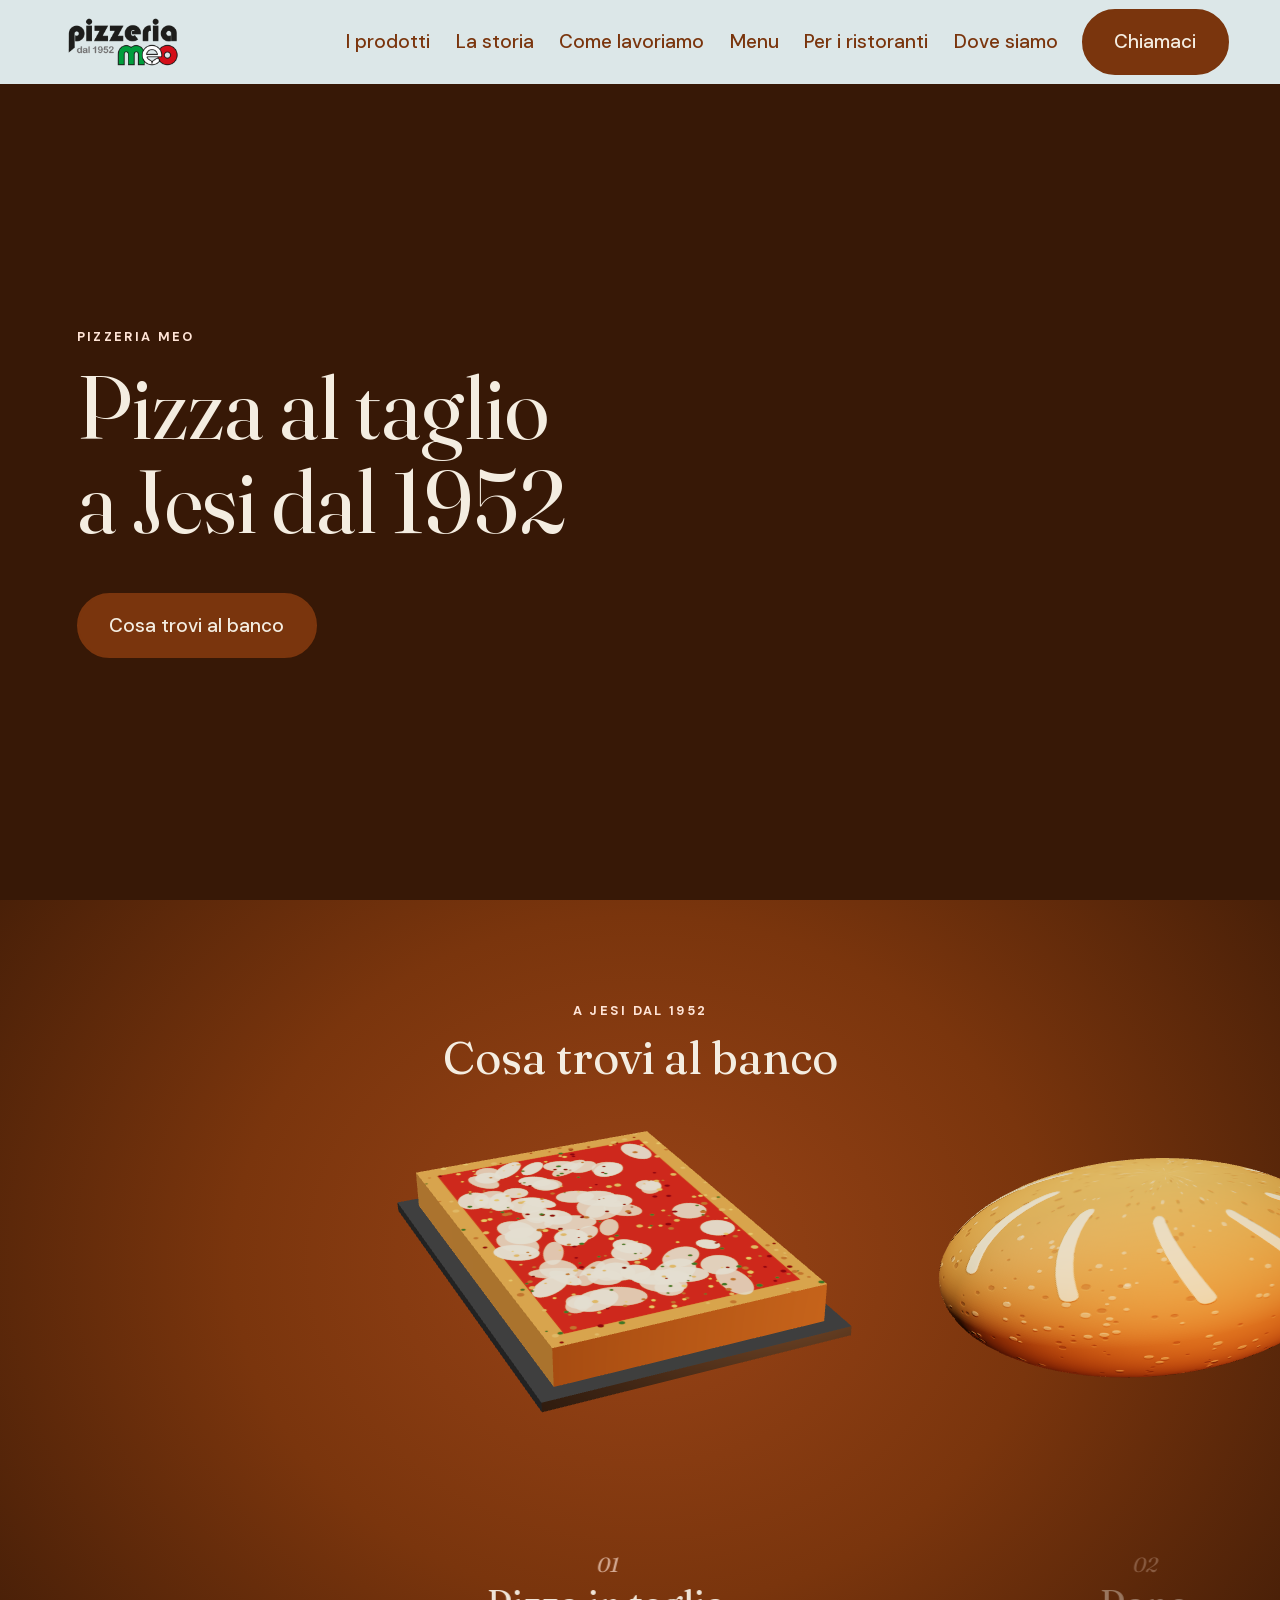
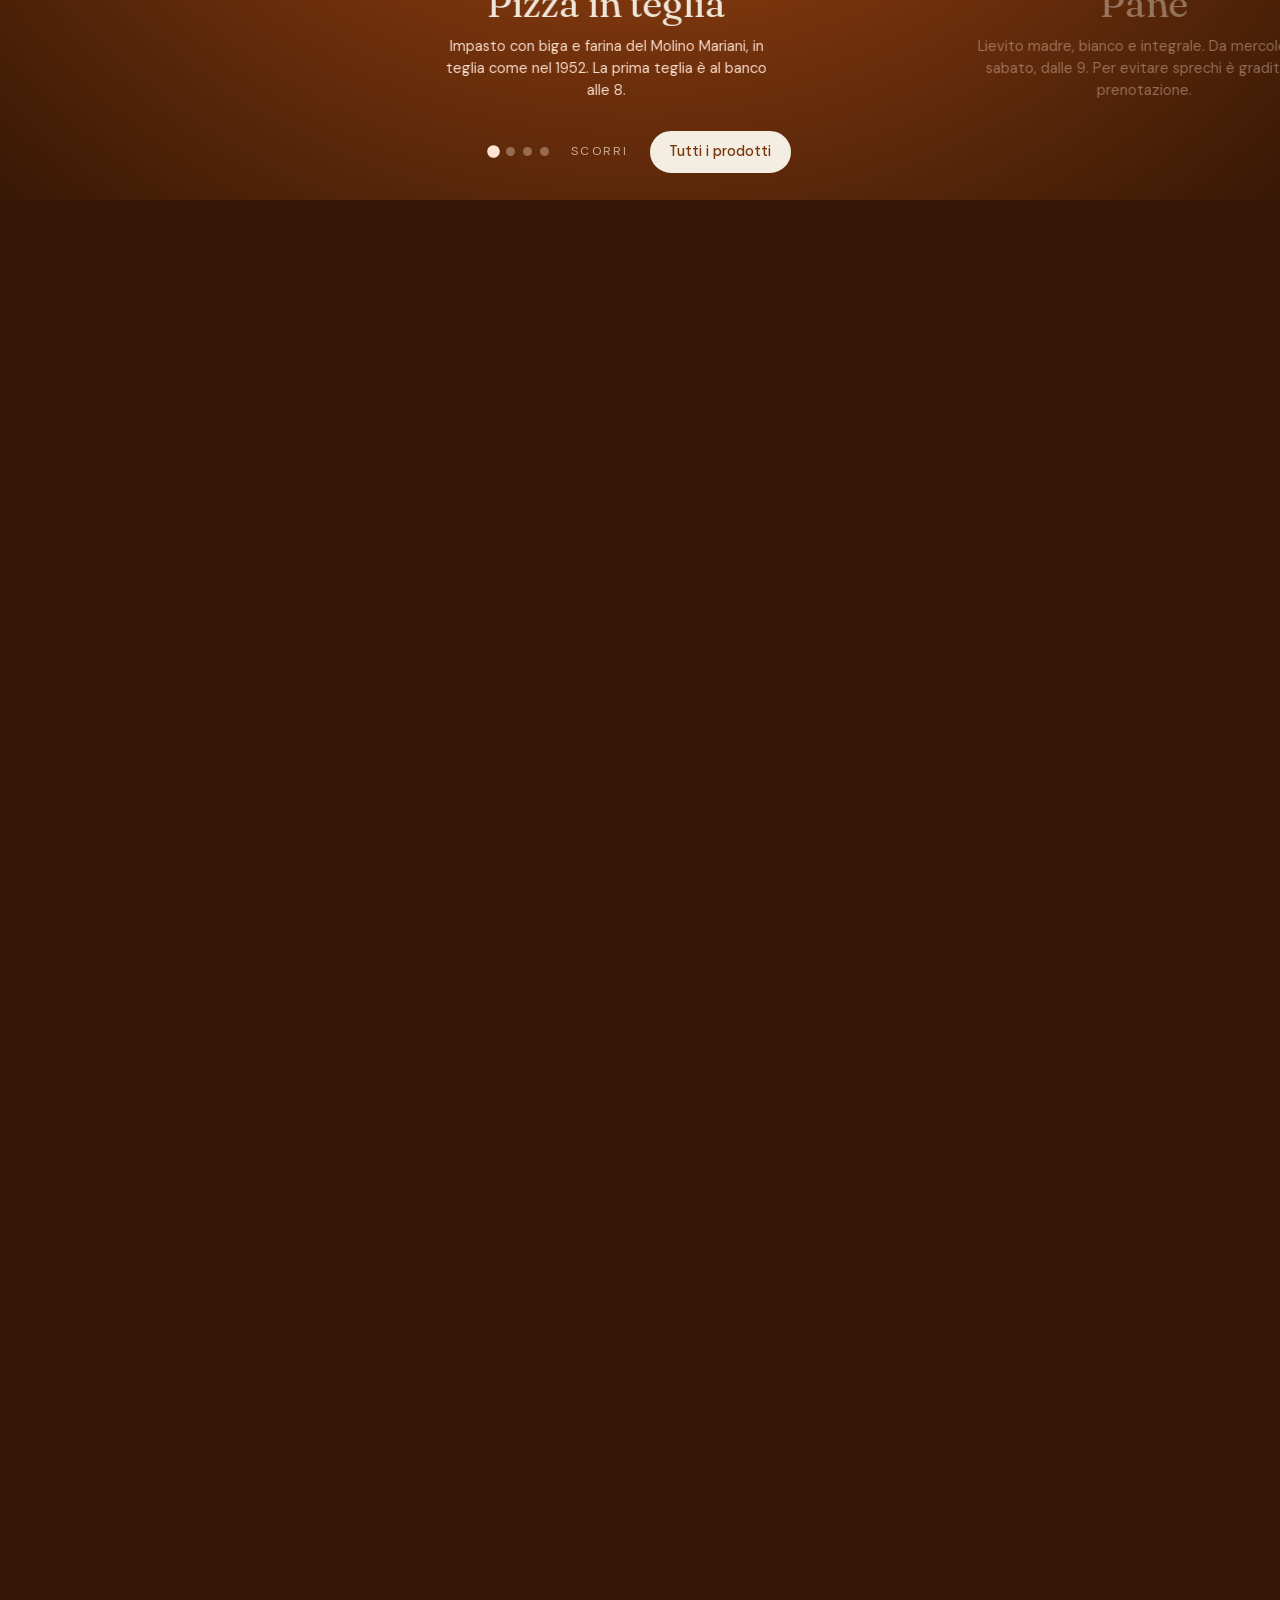
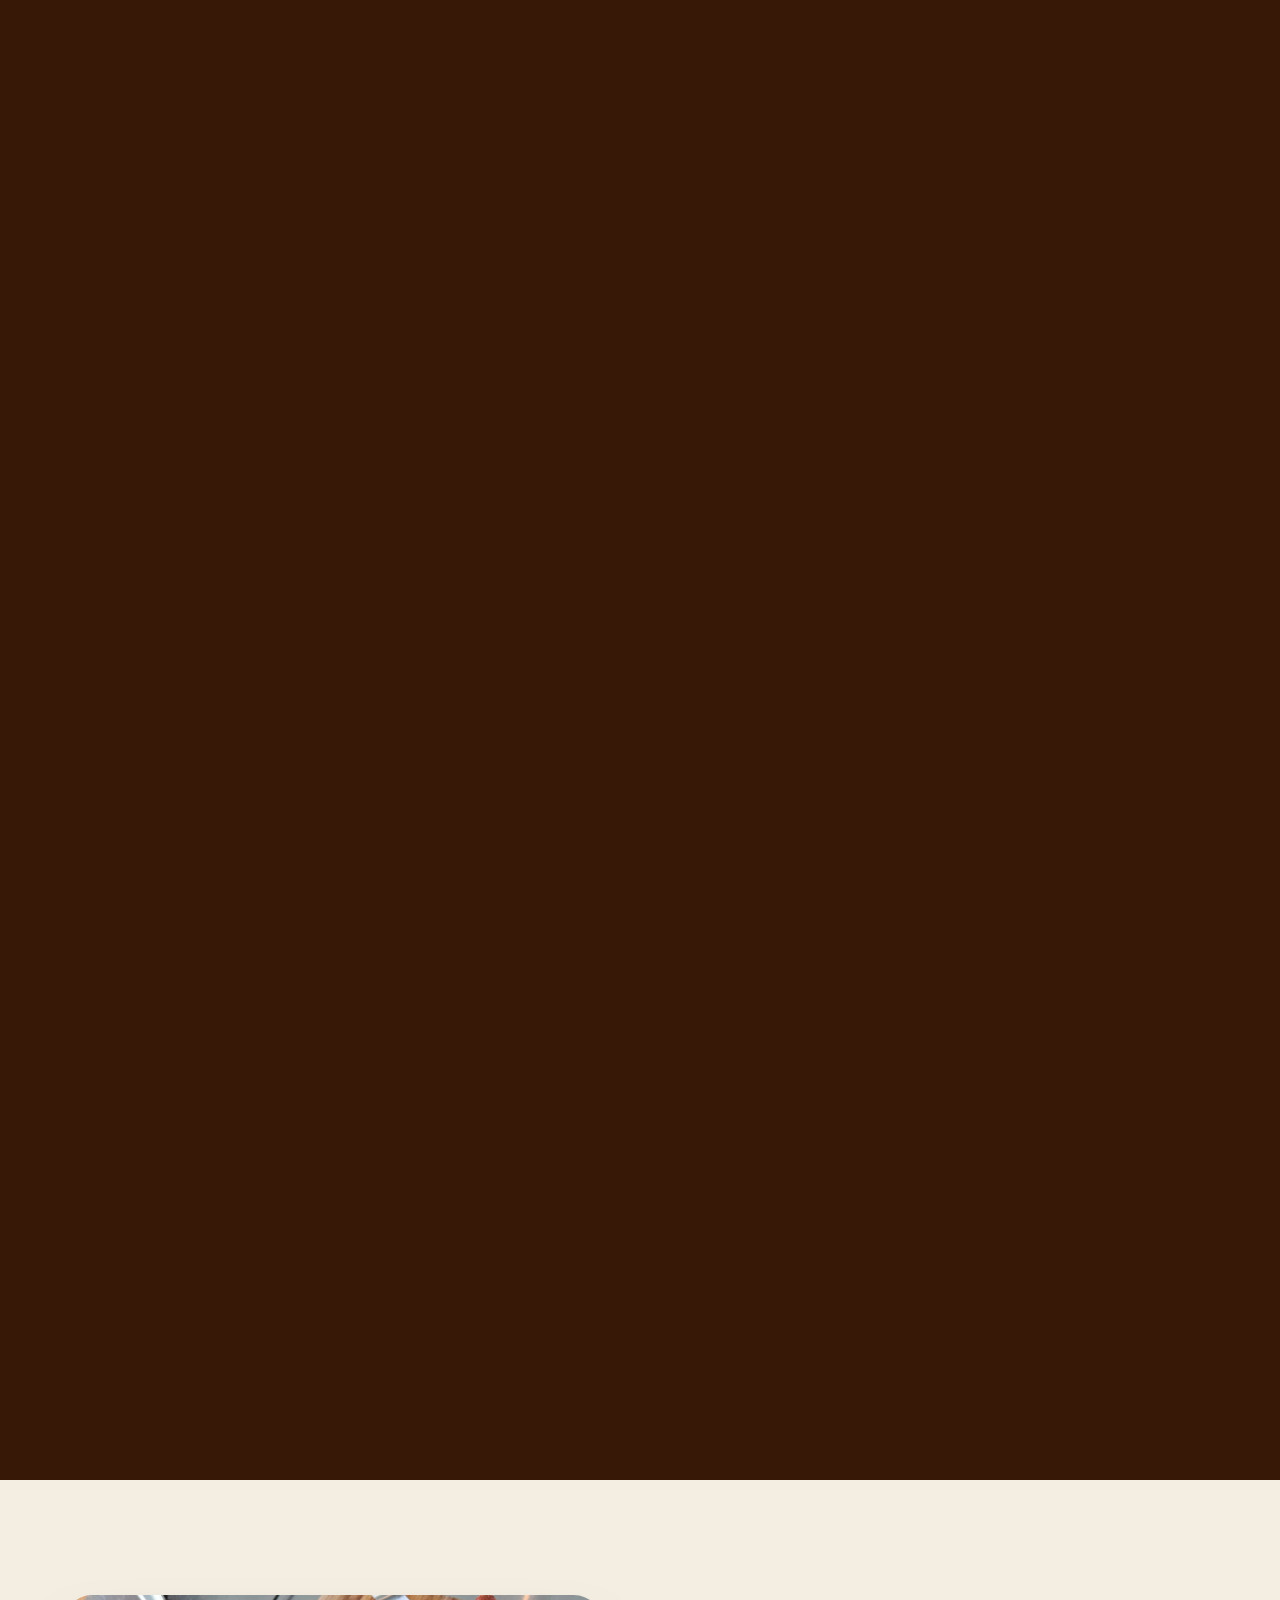
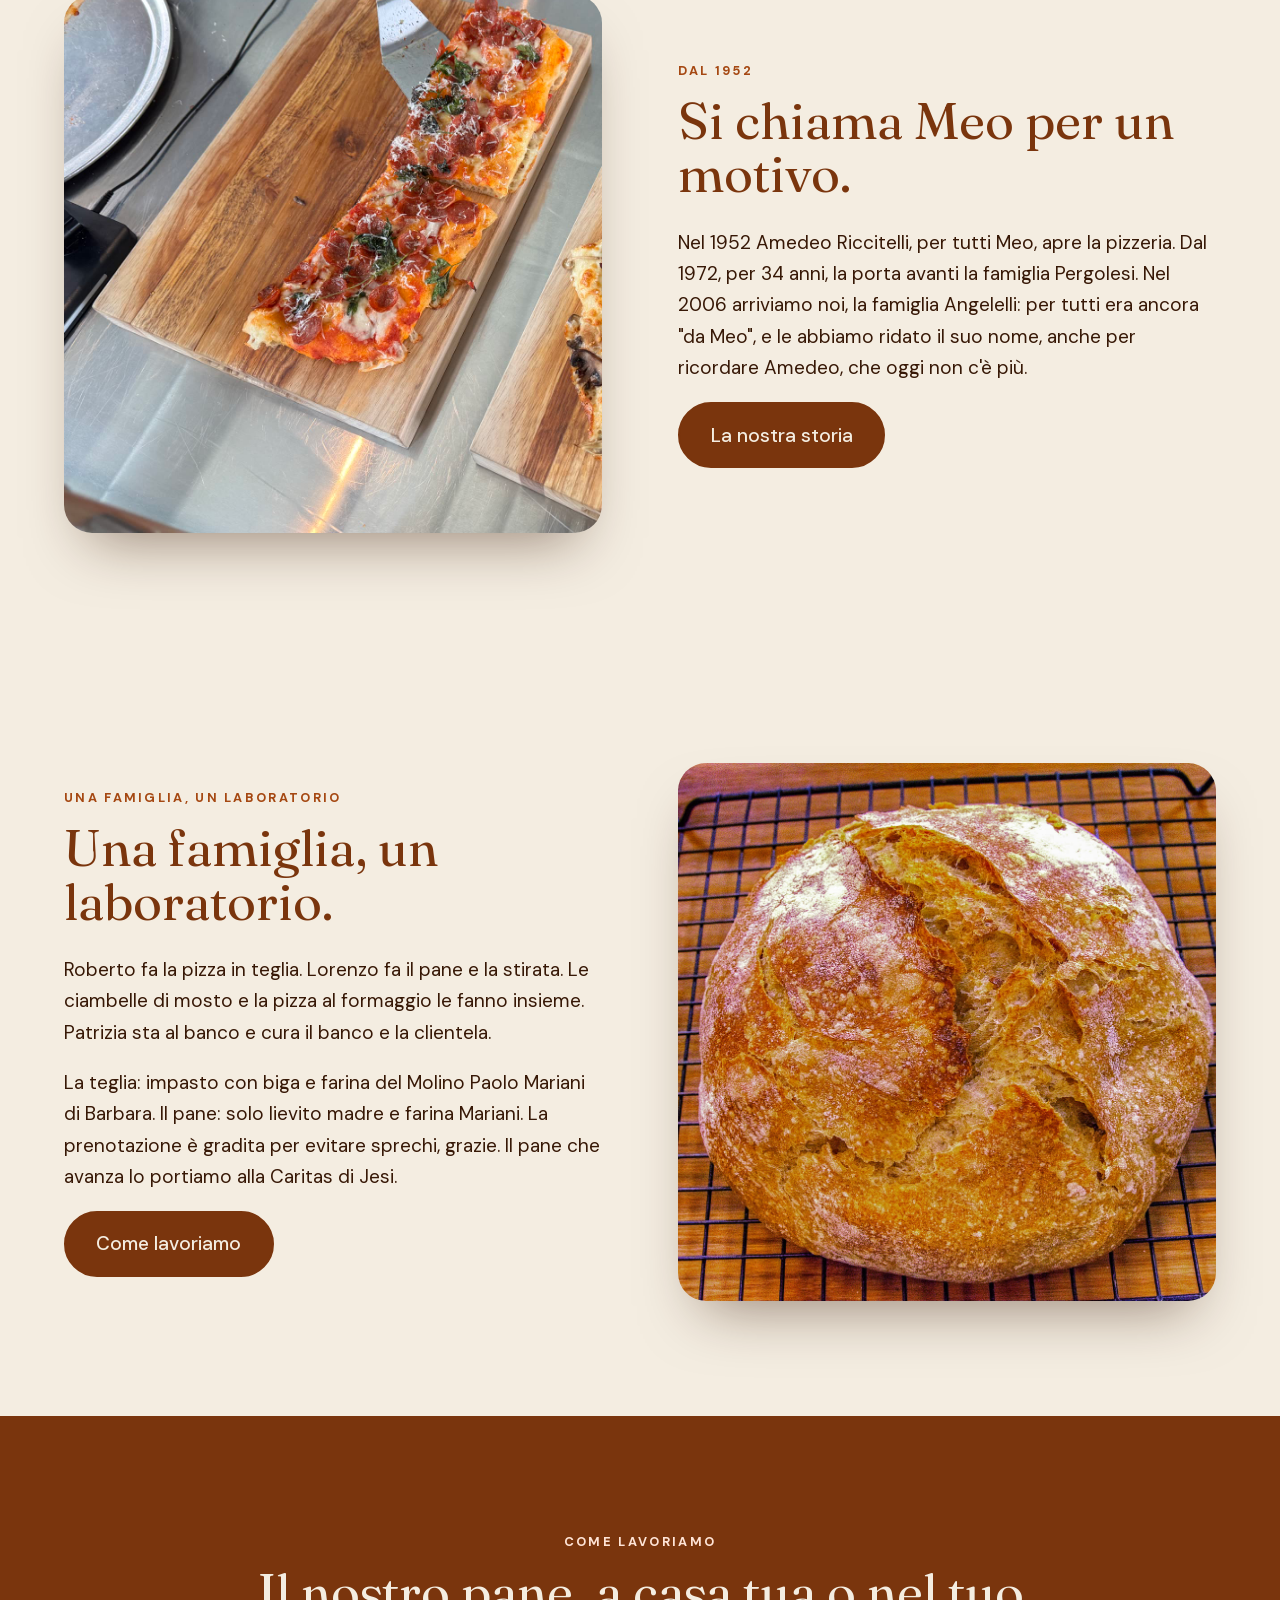
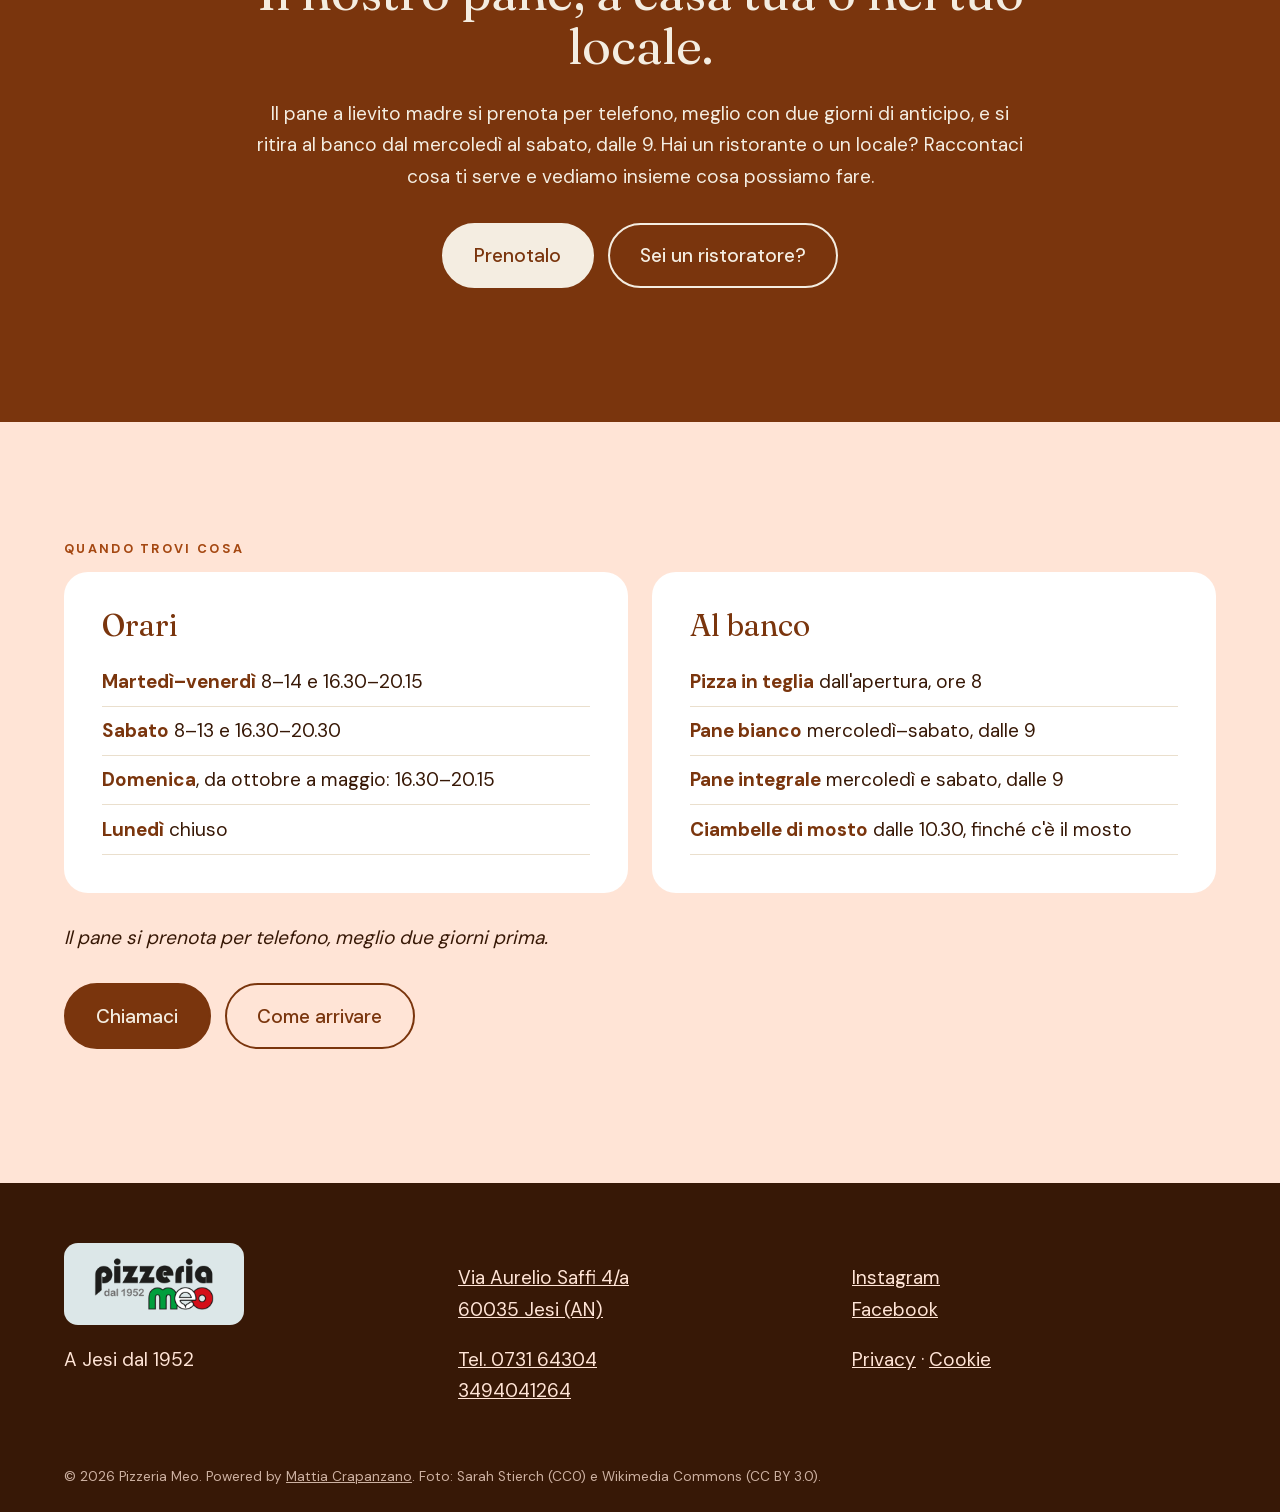
<file: index.html>
<!doctype html>
<html lang="it">
<head>
<meta charset="utf-8">
<meta name="viewport" content="width=device-width, initial-scale=1">
<title>Pizzeria Meo | Pizza al taglio e pane a Jesi dal 1952</title>
<meta name="description" content="Pizza al taglio, pane a lievito madre, calzoni e ciambelle di mosto a Jesi, in Via Aurelio Saffi 4/a, dal 1952.">
<meta name="theme-color" content="#DCE7E8">
<link rel="icon" href="assets/img/logo.png">
<link rel="preload" href="assets/fonts/fraunces.woff2" as="font" type="font/woff2" crossorigin>
<link rel="stylesheet" href="assets/css/style.css">
</head>
<body class="home">
<a class="skip" href="#main">Vai al contenuto</a>
<div class="progress" aria-hidden="true"></div>
<header class="top" data-header>
  <a class="logo" href="index.html" aria-label="Pizzeria Meo, home"><img src="assets/img/logo.png" alt="Pizzeria Meo, dal 1952" width="900" height="376"></a>
  <nav class="desk" aria-label="Principale"><a href="prodotti.html">I prodotti</a><a href="storia.html">La storia</a><a href="come-lavoriamo.html">Come lavoriamo</a><a href="menu.html">Menu</a><a href="per-i-ristoranti.html">Per i ristoranti</a><a href="dove-siamo.html">Dove siamo</a></nav>
  <a class="btn call" href="tel:+39073164304">Chiamaci</a>
  <button class="burger" aria-expanded="false" aria-controls="menu" aria-label="Apri il menu"><span></span><span></span></button>
</header>
<div class="overlay" id="menu" hidden>
  <nav aria-label="Menu a schermo intero"><a href="prodotti.html">I prodotti</a><a href="storia.html">La storia</a><a href="come-lavoriamo.html">Come lavoriamo</a><a href="menu.html">Menu</a><a href="per-i-ristoranti.html">Per i ristoranti</a><a href="dove-siamo.html">Dove siamo</a><a href="index.html">Home</a></nav>
</div>
<main id="main">

<section class="hero">
  <video autoplay muted loop playsinline preload="metadata" aria-hidden="true"><source src="assets/video/hero.mp4" type="video/mp4"></video>
  <div class="hero-in">
    <p class="eyebrow light">Pizzeria Meo</p>
    <h1 data-rise>Pizza al taglio<br>a Jesi dal 1952</h1>
    <a class="btn" href="#prodotti">Cosa trovi al banco</a>
  </div>
</section>

<section class="pin" id="prodotti" data-pin aria-label="Cosa trovi al banco">
  <div class="stage" data-stage>
    <div class="stage-head"><p class="eyebrow light">A Jesi dal 1952</p><h2>Cosa trovi al banco</h2></div>
    <canvas aria-hidden="true"></canvas>
    <div class="track" data-track>
      <article class="pcard"><span class="num">01</span><h3>Pizza in teglia</h3><p>Impasto con biga e farina del Molino Mariani, in teglia come nel 1952. La prima teglia è al banco alle 8.</p></article><article class="pcard"><span class="num">02</span><h3>Pane</h3><p>Lievito madre, bianco e integrale. Da mercoledì a sabato, dalle 9. Per evitare sprechi è gradita la prenotazione.</p></article><article class="pcard"><span class="num">03</span><h3>Calzoni e grasselli</h3><p>Calzoni al forno e fritti. Pizzette con i grasselli, impastate con lo strutto, come da tradizione Jesina.</p></article><article class="pcard"><span class="num">04</span><h3>Ciambelle di mosto</h3><p>Il mosto arriva da una cantina di Staffolo. Si fanno finché c'è, poi si aspetta la prossima vendemmia.</p></article>
    </div>
    <div class="stage-foot"><div class="dots" aria-hidden="true"><i data-dot></i><i data-dot></i><i data-dot></i><i data-dot></i></div><span class="hint">Scorri</span><a class="btn light" href="prodotti.html">Tutti i prodotti</a></div>
    <ul class="fallback"><li><h3>Pizza in teglia</h3><p>Impasto con biga e farina del Molino Mariani, in teglia come nel 1952. La prima teglia è al banco alle 8.</p></li><li><h3>Pane</h3><p>Lievito madre, bianco e integrale. Da mercoledì a sabato, dalle 9. Per evitare sprechi è gradita la prenotazione.</p></li><li><h3>Calzoni e grasselli</h3><p>Calzoni al forno e fritti. Pizzette con i grasselli, impastate con lo strutto, come da tradizione Jesina.</p></li><li><h3>Ciambelle di mosto</h3><p>Il mosto arriva da una cantina di Staffolo. Si fanno finché c'è, poi si aspetta la prossima vendemmia.</p></li></ul>
  </div>
</section>

<section class="sec split" data-reveal>
  <div class="wrap two">
    <div class="ph tilt"><img src="assets/img/pizza.jpg" alt="Pizza al taglio al banco, su taglieri di legno" loading="lazy" width="1200" height="1200"></div>
    <div><p class="eyebrow">Dal 1952</p><h2>Si chiama Meo per un motivo.</h2>
      <p>Nel 1952 Amedeo Riccitelli, per tutti Meo, apre la pizzeria. Dal 1972, per 34 anni, la porta avanti la famiglia Pergolesi. Nel 2006 arriviamo noi, la famiglia Angelelli: per tutti era ancora "da Meo", e le abbiamo ridato il suo nome, anche per ricordare Amedeo, che oggi non c'è più.</p>
      <a class="btn" href="storia.html">La nostra storia</a></div>
  </div>
</section>

<section class="sec split rev" data-reveal>
  <div class="wrap two">
    <div class="ph tilt"><img src="assets/img/pane.jpg" alt="Pagnotta di pane a lievito madre appena sfornata" loading="lazy" width="1200" height="1092"></div>
    <div><p class="eyebrow">Una famiglia, un laboratorio</p><h2>Una famiglia, un laboratorio.</h2>
      <p>Roberto fa la pizza in teglia. Lorenzo fa il pane e la stirata. Le ciambelle di mosto e la pizza al formaggio le fanno insieme. Patrizia sta al banco e cura il banco e la clientela.</p>
      <p>La teglia: impasto con biga e farina del Molino Paolo Mariani di Barbara. Il pane: solo lievito madre e farina Mariani. La prenotazione è gradita per evitare sprechi, grazie. Il pane che avanza lo portiamo alla Caritas di Jesi.</p>
      <a class="btn" href="come-lavoriamo.html">Come lavoriamo</a></div>
  </div>
</section>

<section class="sec band" data-reveal>
  <div class="wrap center"><p class="eyebrow light">Come lavoriamo</p><h2>Il nostro pane, a casa tua o nel tuo locale.</h2>
    <p>Il pane a lievito madre si prenota per telefono, meglio con due giorni di anticipo, e si ritira al banco dal mercoledì al sabato, dalle 9. Hai un ristorante o un locale? Raccontaci cosa ti serve e vediamo insieme cosa possiamo fare.</p>
    <p class="btns"><a class="btn light" href="https://wa.me/393494041264?text=Ciao!%20Vorrei%20ordinare%20del%20pane%20per%20domani.%20Mi%20potresti%20dire%20quali%20tipologie%20sono%20disponibili%20e%20come%20posso%20prenotarle%3F%20Grazie!" target="_blank" rel="noopener">Prenotalo</a><a class="btn ghost-l" href="https://wa.me/393494041264?text=Buongiorno!%20Vi%20contatto%20dal%20vostro%20sito%20web%20perch%C3%A9%20sono%20interessato%20ad%20una%20possibile%20fornitura%20di%20pane%20e%20prodotti%20da%20forno%20per%20la%20mia%20attivit%C3%A0.%0A%0AAvrei%20bisogno%20di..." target="_blank" rel="noopener">Sei un ristoratore?</a></p></div>
</section>

<section class="sec orari" data-reveal>
  <div class="wrap">
    <p class="eyebrow">Quando trovi cosa</p>
    <div class="orari-grid">
      <div class="card"><h2>Orari</h2>
        <ul class="plain"><li><b>Martedì–venerdì</b> 8–14 e 16.30–20.15</li><li><b>Sabato</b> 8–13 e 16.30–20.30</li><li><b>Domenica</b>, da ottobre a maggio: 16.30–20.15</li><li><b>Lunedì</b> chiuso</li></ul></div>
      <div class="card"><h2>Al banco</h2>
        <ul class="plain"><li><b>Pizza in teglia</b> dall'apertura, ore 8</li><li><b>Pane bianco</b> mercoledì–sabato, dalle 9</li><li><b>Pane integrale</b> mercoledì e sabato, dalle 9</li><li><b>Ciambelle di mosto</b> dalle 10.30, finché c'è il mosto</li></ul></div>
    </div>
    <p class="note">Il pane si prenota per telefono, meglio due giorni prima.</p>
    <p class="btns"><a class="btn" href="tel:+39073164304">Chiamaci</a><a class="btn ghost" href="https://www.google.com/maps/dir//Pizzeria+Meo,+Via+Aurelio+Saffi,+4%2Fa,+60035+Jesi+AN" target="_blank" rel="noopener">Come arrivare</a></p>
  </div>
</section>
</main>
<footer class="foot">
  <div class="wrap foot-grid">
    <div><img class="flogo" src="assets/img/logo.png" alt="Pizzeria Meo" width="900" height="376"><p>A Jesi dal 1952</p></div>
    <div><p><a href="https://www.google.com/maps/place/Pizzeria+Meo/@43.5223157,13.2401849,17z" target="_blank" rel="noopener">Via Aurelio Saffi 4/a<br>60035 Jesi (AN)</a></p><p><a href="tel:+39073164304">Tel. 0731 64304</a><br><a href="https://wa.me/393494041264">3494041264</a></p></div>
    <div><p><a href="https://www.instagram.com/pizzeriameo/" target="_blank" rel="noopener">Instagram</a><br><a href="https://www.facebook.com/pizzeriameo" target="_blank" rel="noopener">Facebook</a></p><p><a href="privacy.html">Privacy</a> · <a href="cookie.html">Cookie</a></p></div>
  </div>
  <p class="wrap legal">© 2026 Pizzeria Meo. Powered by <a href="https://www.crapanzano.work/luce/siti-web/">Mattia Crapanzano</a>. Foto: Sarah Stierch (CC0) e Wikimedia Commons (CC BY 3.0).</p>
</footer>
<script src="assets/js/site.js"></script>
<script type="module" src="assets/js/products3d.js"></script>
</body>
</html>
</file>
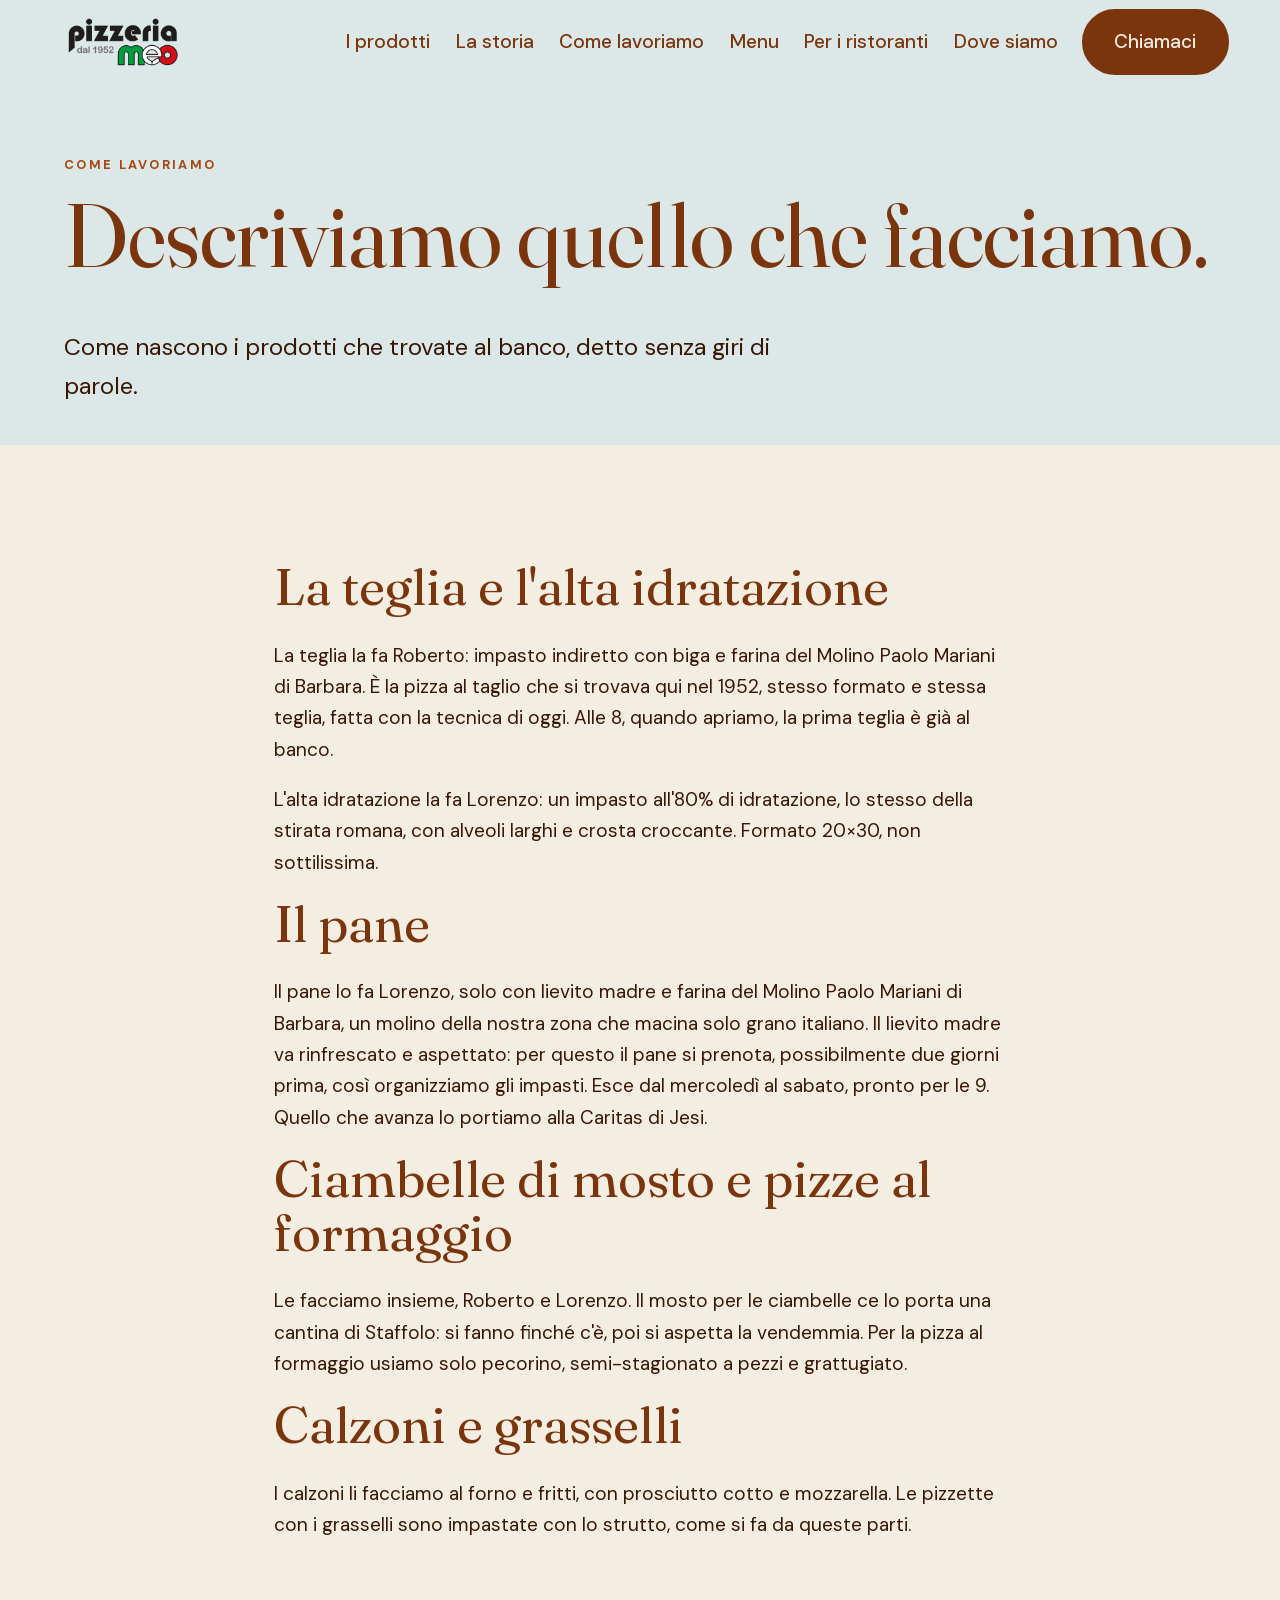
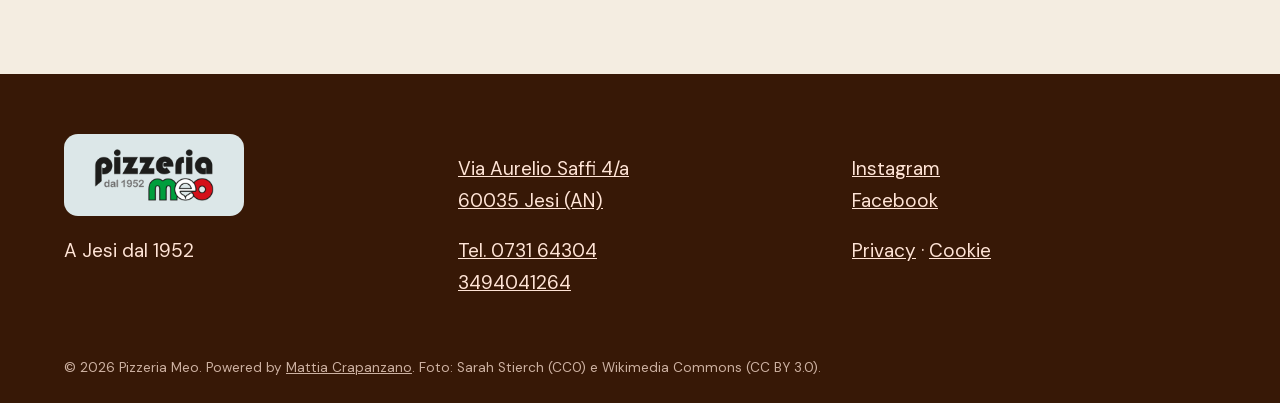
<file: come-lavoriamo.html>
<!doctype html>
<html lang="it">
<head>
<meta charset="utf-8">
<meta name="viewport" content="width=device-width, initial-scale=1">
<title>Come lavoriamo | Pizzeria Meo</title>
<meta name="description" content="Biga, lievito madre e alta idratazione: come nascono i prodotti della Pizzeria Meo.">
<meta name="theme-color" content="#DCE7E8">
<link rel="icon" href="assets/img/logo.png">
<link rel="preload" href="assets/fonts/fraunces.woff2" as="font" type="font/woff2" crossorigin>
<link rel="stylesheet" href="assets/css/style.css">
</head>
<body>
<a class="skip" href="#main">Vai al contenuto</a>
<div class="progress" aria-hidden="true"></div>
<header class="top" data-header>
  <a class="logo" href="index.html" aria-label="Pizzeria Meo, home"><img src="assets/img/logo.png" alt="Pizzeria Meo, dal 1952" width="900" height="376"></a>
  <nav class="desk" aria-label="Principale"><a href="prodotti.html">I prodotti</a><a href="storia.html">La storia</a><a href="come-lavoriamo.html">Come lavoriamo</a><a href="menu.html">Menu</a><a href="per-i-ristoranti.html">Per i ristoranti</a><a href="dove-siamo.html">Dove siamo</a></nav>
  <a class="btn call" href="tel:+39073164304">Chiamaci</a>
  <button class="burger" aria-expanded="false" aria-controls="menu" aria-label="Apri il menu"><span></span><span></span></button>
</header>
<div class="overlay" id="menu" hidden>
  <nav aria-label="Menu a schermo intero"><a href="prodotti.html">I prodotti</a><a href="storia.html">La storia</a><a href="come-lavoriamo.html">Come lavoriamo</a><a href="menu.html">Menu</a><a href="per-i-ristoranti.html">Per i ristoranti</a><a href="dove-siamo.html">Dove siamo</a><a href="index.html">Home</a></nav>
</div>
<main id="main">
<section class="pagehead"><div class="wrap"><p class="eyebrow">Come lavoriamo</p><h1 data-rise>Descriviamo quello che facciamo.</h1><p class="lead">Come nascono i prodotti che trovate al banco, detto senza giri di parole.</p></div></section>
<section class="sec"><div class="wrap narrow">
  <h2>La teglia e l'alta idratazione</h2>
  <p>La teglia la fa Roberto: impasto indiretto con biga e farina del Molino Paolo Mariani di Barbara. È la pizza al taglio che si trovava qui nel 1952, stesso formato e stessa teglia, fatta con la tecnica di oggi. Alle 8, quando apriamo, la prima teglia è già al banco.</p>
  <p>L'alta idratazione la fa Lorenzo: un impasto all'80% di idratazione, lo stesso della stirata romana, con alveoli larghi e crosta croccante. Formato 20×30, non sottilissima.</p>
  <h2>Il pane</h2>
  <p>Il pane lo fa Lorenzo, solo con lievito madre e farina del Molino Paolo Mariani di Barbara, un molino della nostra zona che macina solo grano italiano. Il lievito madre va rinfrescato e aspettato: per questo il pane si prenota, possibilmente due giorni prima, così organizziamo gli impasti. Esce dal mercoledì al sabato, pronto per le 9. Quello che avanza lo portiamo alla Caritas di Jesi.</p>
  <h2>Ciambelle di mosto e pizze al formaggio</h2>
  <p>Le facciamo insieme, Roberto e Lorenzo. Il mosto per le ciambelle ce lo porta una cantina di Staffolo: si fanno finché c'è, poi si aspetta la vendemmia. Per la pizza al formaggio usiamo solo pecorino, semi-stagionato a pezzi e grattugiato.</p>
  <h2>Calzoni e grasselli</h2>
  <p>I calzoni li facciamo al forno e fritti, con prosciutto cotto e mozzarella. Le pizzette con i grasselli sono impastate con lo strutto, come si fa da queste parti.</p>
</div></section>
</main>
<footer class="foot">
  <div class="wrap foot-grid">
    <div><img class="flogo" src="assets/img/logo.png" alt="Pizzeria Meo" width="900" height="376"><p>A Jesi dal 1952</p></div>
    <div><p><a href="https://www.google.com/maps/place/Pizzeria+Meo/@43.5223157,13.2401849,17z" target="_blank" rel="noopener">Via Aurelio Saffi 4/a<br>60035 Jesi (AN)</a></p><p><a href="tel:+39073164304">Tel. 0731 64304</a><br><a href="https://wa.me/393494041264">3494041264</a></p></div>
    <div><p><a href="https://www.instagram.com/pizzeriameo/" target="_blank" rel="noopener">Instagram</a><br><a href="https://www.facebook.com/pizzeriameo" target="_blank" rel="noopener">Facebook</a></p><p><a href="privacy.html">Privacy</a> · <a href="cookie.html">Cookie</a></p></div>
  </div>
  <p class="wrap legal">© 2026 Pizzeria Meo. Powered by <a href="https://www.crapanzano.work/luce/siti-web/">Mattia Crapanzano</a>. Foto: Sarah Stierch (CC0) e Wikimedia Commons (CC BY 3.0).</p>
</footer>
<script src="assets/js/site.js"></script>

</body>
</html>
</file>
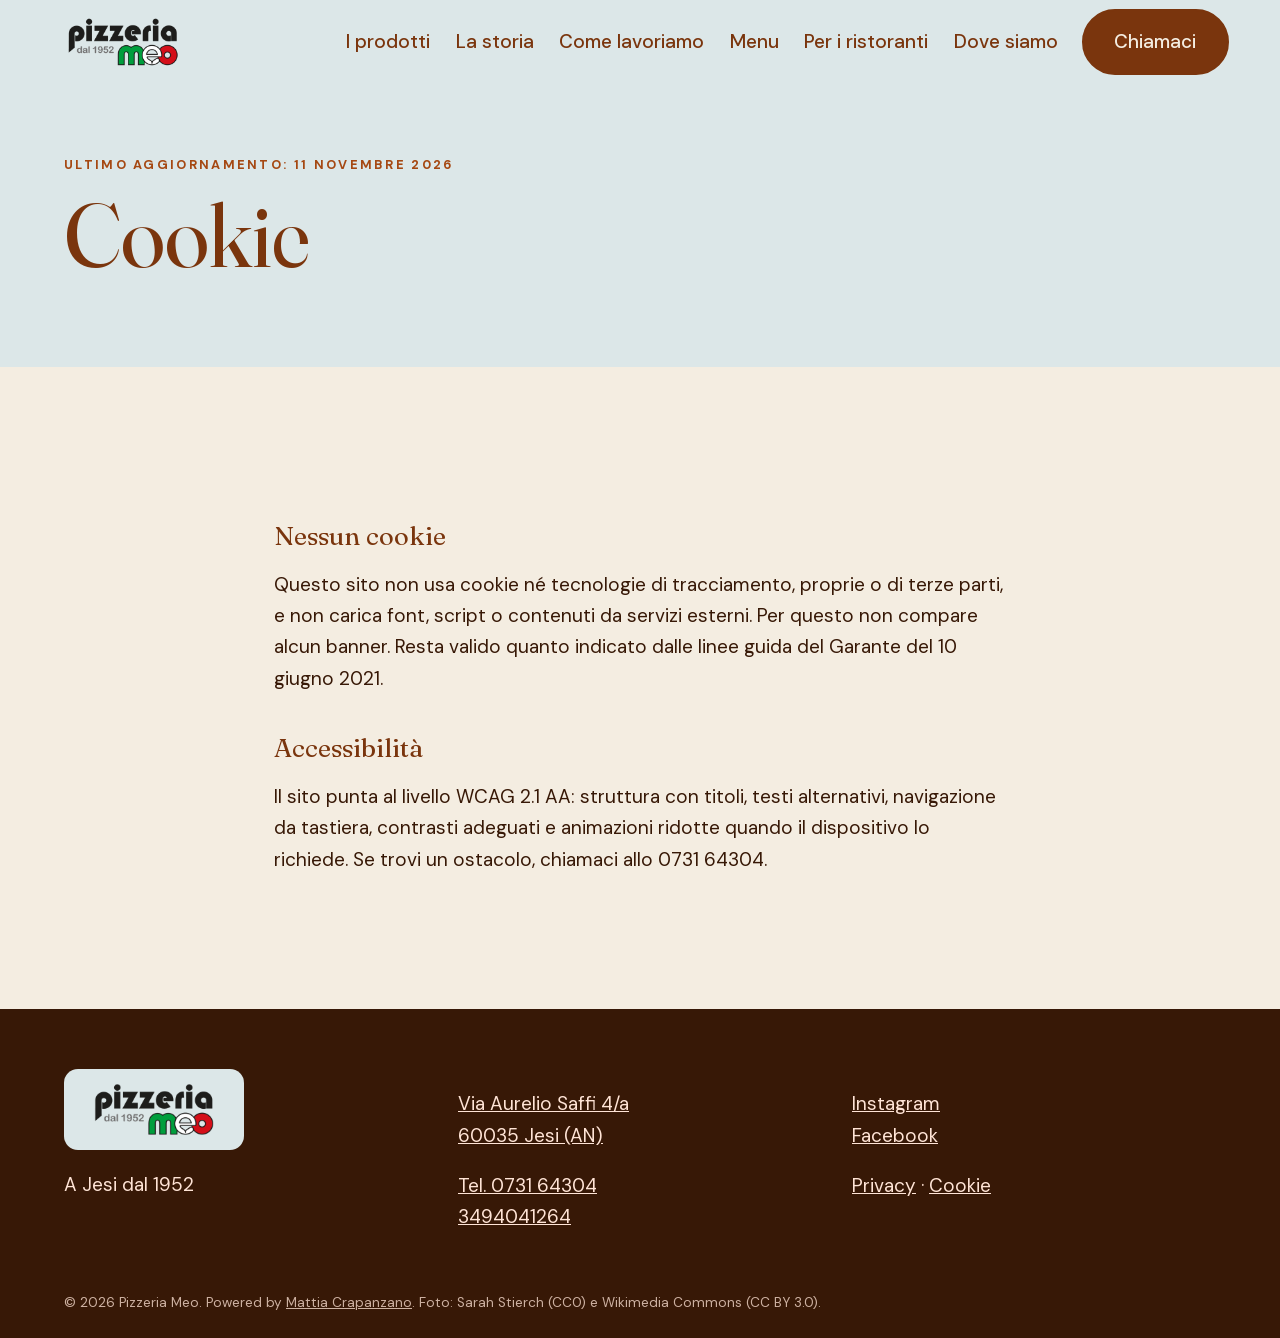
<file: cookie.html>
<!doctype html>
<html lang="it">
<head>
<meta charset="utf-8">
<meta name="viewport" content="width=device-width, initial-scale=1">
<title>Cookie e accessibilità | Pizzeria Meo</title>
<meta name="description" content="Nessun cookie; dichiarazione di accessibilità.">
<meta name="theme-color" content="#DCE7E8">
<link rel="icon" href="assets/img/logo.png">
<link rel="preload" href="assets/fonts/fraunces.woff2" as="font" type="font/woff2" crossorigin>
<link rel="stylesheet" href="assets/css/style.css">
</head>
<body>
<a class="skip" href="#main">Vai al contenuto</a>
<div class="progress" aria-hidden="true"></div>
<header class="top" data-header>
  <a class="logo" href="index.html" aria-label="Pizzeria Meo, home"><img src="assets/img/logo.png" alt="Pizzeria Meo, dal 1952" width="900" height="376"></a>
  <nav class="desk" aria-label="Principale"><a href="prodotti.html">I prodotti</a><a href="storia.html">La storia</a><a href="come-lavoriamo.html">Come lavoriamo</a><a href="menu.html">Menu</a><a href="per-i-ristoranti.html">Per i ristoranti</a><a href="dove-siamo.html">Dove siamo</a></nav>
  <a class="btn call" href="tel:+39073164304">Chiamaci</a>
  <button class="burger" aria-expanded="false" aria-controls="menu" aria-label="Apri il menu"><span></span><span></span></button>
</header>
<div class="overlay" id="menu" hidden>
  <nav aria-label="Menu a schermo intero"><a href="prodotti.html">I prodotti</a><a href="storia.html">La storia</a><a href="come-lavoriamo.html">Come lavoriamo</a><a href="menu.html">Menu</a><a href="per-i-ristoranti.html">Per i ristoranti</a><a href="dove-siamo.html">Dove siamo</a><a href="index.html">Home</a></nav>
</div>
<main id="main">
<section class="pagehead"><div class="wrap"><p class="eyebrow">Ultimo aggiornamento: 11 novembre 2026</p><h1 data-rise>Cookie</h1></div></section><section class="sec"><div class="wrap narrow legalp">
<h2>Nessun cookie</h2><p>Questo sito non usa cookie né tecnologie di tracciamento, proprie o di terze parti, e non carica font, script o contenuti da servizi esterni. Per questo non compare alcun banner. Resta valido quanto indicato dalle linee guida del Garante del 10 giugno 2021.</p>
<h2>Accessibilità</h2><p>Il sito punta al livello WCAG 2.1 AA: struttura con titoli, testi alternativi, navigazione da tastiera, contrasti adeguati e animazioni ridotte quando il dispositivo lo richiede. Se trovi un ostacolo, chiamaci allo 0731 64304.</p></div></section>
</main>
<footer class="foot">
  <div class="wrap foot-grid">
    <div><img class="flogo" src="assets/img/logo.png" alt="Pizzeria Meo" width="900" height="376"><p>A Jesi dal 1952</p></div>
    <div><p><a href="https://www.google.com/maps/place/Pizzeria+Meo/@43.5223157,13.2401849,17z" target="_blank" rel="noopener">Via Aurelio Saffi 4/a<br>60035 Jesi (AN)</a></p><p><a href="tel:+39073164304">Tel. 0731 64304</a><br><a href="https://wa.me/393494041264">3494041264</a></p></div>
    <div><p><a href="https://www.instagram.com/pizzeriameo/" target="_blank" rel="noopener">Instagram</a><br><a href="https://www.facebook.com/pizzeriameo" target="_blank" rel="noopener">Facebook</a></p><p><a href="privacy.html">Privacy</a> · <a href="cookie.html">Cookie</a></p></div>
  </div>
  <p class="wrap legal">© 2026 Pizzeria Meo. Powered by <a href="https://www.crapanzano.work/luce/siti-web/">Mattia Crapanzano</a>. Foto: Sarah Stierch (CC0) e Wikimedia Commons (CC BY 3.0).</p>
</footer>
<script src="assets/js/site.js"></script>

</body>
</html>
</file>
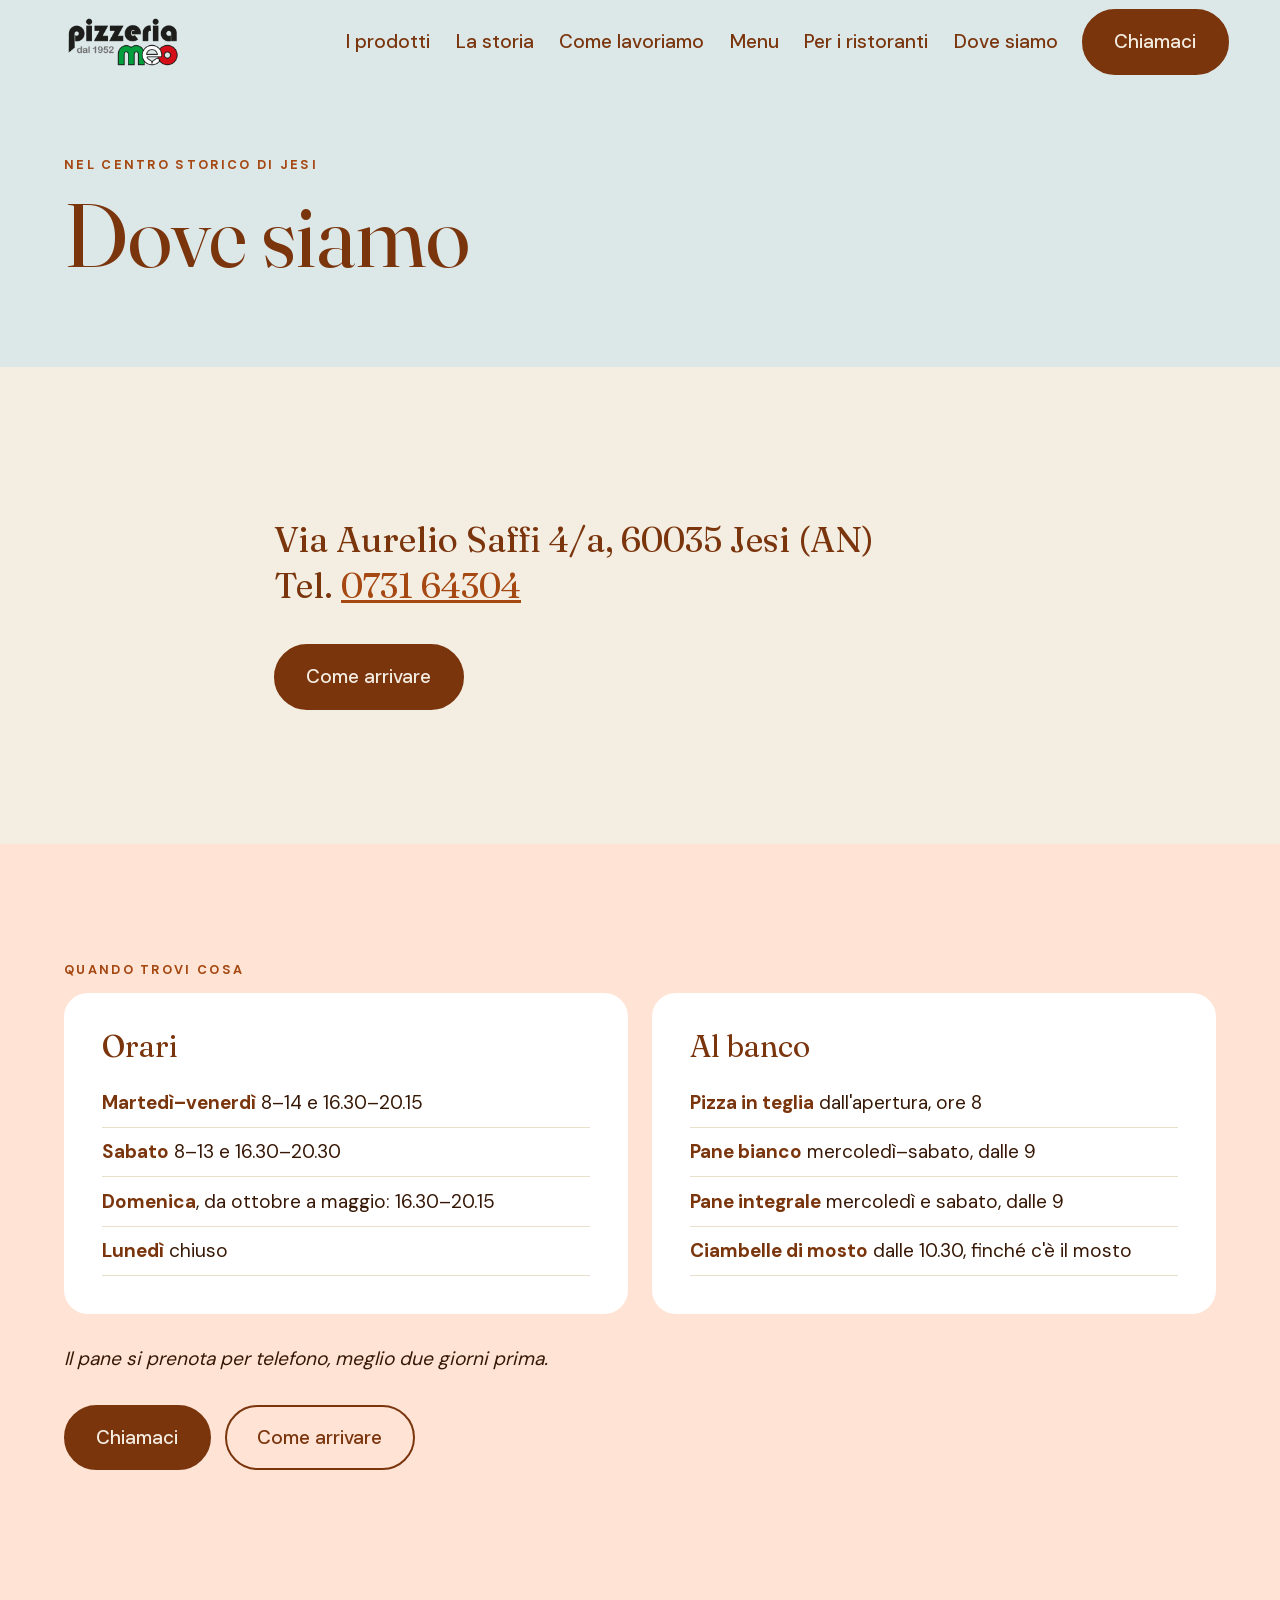
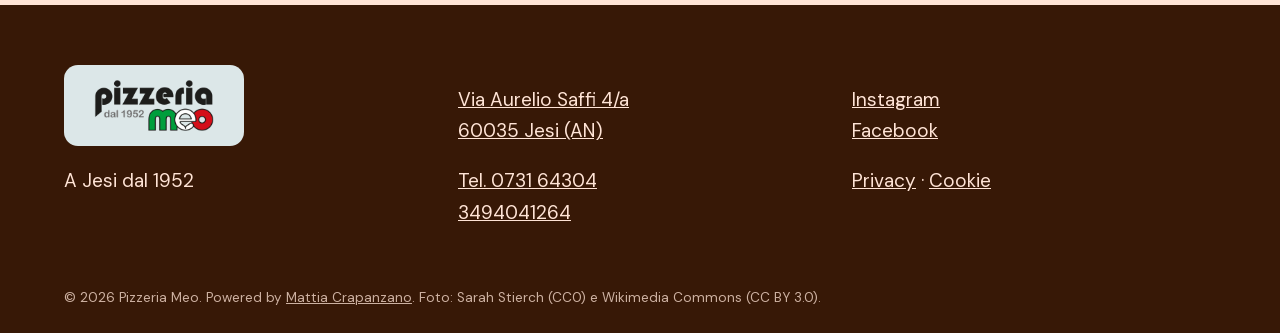
<file: dove-siamo.html>
<!doctype html>
<html lang="it">
<head>
<meta charset="utf-8">
<meta name="viewport" content="width=device-width, initial-scale=1">
<title>Dove siamo | Pizzeria Meo</title>
<meta name="description" content="Via Aurelio Saffi 4/a, Jesi: indirizzo, telefono e orari.">
<meta name="theme-color" content="#DCE7E8">
<link rel="icon" href="assets/img/logo.png">
<link rel="preload" href="assets/fonts/fraunces.woff2" as="font" type="font/woff2" crossorigin>
<link rel="stylesheet" href="assets/css/style.css">
</head>
<body>
<a class="skip" href="#main">Vai al contenuto</a>
<div class="progress" aria-hidden="true"></div>
<header class="top" data-header>
  <a class="logo" href="index.html" aria-label="Pizzeria Meo, home"><img src="assets/img/logo.png" alt="Pizzeria Meo, dal 1952" width="900" height="376"></a>
  <nav class="desk" aria-label="Principale"><a href="prodotti.html">I prodotti</a><a href="storia.html">La storia</a><a href="come-lavoriamo.html">Come lavoriamo</a><a href="menu.html">Menu</a><a href="per-i-ristoranti.html">Per i ristoranti</a><a href="dove-siamo.html">Dove siamo</a></nav>
  <a class="btn call" href="tel:+39073164304">Chiamaci</a>
  <button class="burger" aria-expanded="false" aria-controls="menu" aria-label="Apri il menu"><span></span><span></span></button>
</header>
<div class="overlay" id="menu" hidden>
  <nav aria-label="Menu a schermo intero"><a href="prodotti.html">I prodotti</a><a href="storia.html">La storia</a><a href="come-lavoriamo.html">Come lavoriamo</a><a href="menu.html">Menu</a><a href="per-i-ristoranti.html">Per i ristoranti</a><a href="dove-siamo.html">Dove siamo</a><a href="index.html">Home</a></nav>
</div>
<main id="main">
<section class="pagehead"><div class="wrap"><p class="eyebrow">Nel centro storico di Jesi</p><h1 data-rise>Dove siamo</h1></div></section><section class="sec"><div class="wrap narrow"><p class="addr">Via Aurelio Saffi 4/a, 60035 Jesi (AN)<br>Tel. <a href="tel:+39073164304">0731 64304</a></p><p class="btns"><a class="btn" href="https://www.google.com/maps/dir//Pizzeria+Meo,+Via+Aurelio+Saffi,+4%2Fa,+60035+Jesi+AN" target="_blank" rel="noopener">Come arrivare</a></p></div></section>
<section class="sec orari" data-reveal>
  <div class="wrap">
    <p class="eyebrow">Quando trovi cosa</p>
    <div class="orari-grid">
      <div class="card"><h2>Orari</h2>
        <ul class="plain"><li><b>Martedì–venerdì</b> 8–14 e 16.30–20.15</li><li><b>Sabato</b> 8–13 e 16.30–20.30</li><li><b>Domenica</b>, da ottobre a maggio: 16.30–20.15</li><li><b>Lunedì</b> chiuso</li></ul></div>
      <div class="card"><h2>Al banco</h2>
        <ul class="plain"><li><b>Pizza in teglia</b> dall'apertura, ore 8</li><li><b>Pane bianco</b> mercoledì–sabato, dalle 9</li><li><b>Pane integrale</b> mercoledì e sabato, dalle 9</li><li><b>Ciambelle di mosto</b> dalle 10.30, finché c'è il mosto</li></ul></div>
    </div>
    <p class="note">Il pane si prenota per telefono, meglio due giorni prima.</p>
    <p class="btns"><a class="btn" href="tel:+39073164304">Chiamaci</a><a class="btn ghost" href="https://www.google.com/maps/dir//Pizzeria+Meo,+Via+Aurelio+Saffi,+4%2Fa,+60035+Jesi+AN" target="_blank" rel="noopener">Come arrivare</a></p>
  </div>
</section>
</main>
<footer class="foot">
  <div class="wrap foot-grid">
    <div><img class="flogo" src="assets/img/logo.png" alt="Pizzeria Meo" width="900" height="376"><p>A Jesi dal 1952</p></div>
    <div><p><a href="https://www.google.com/maps/place/Pizzeria+Meo/@43.5223157,13.2401849,17z" target="_blank" rel="noopener">Via Aurelio Saffi 4/a<br>60035 Jesi (AN)</a></p><p><a href="tel:+39073164304">Tel. 0731 64304</a><br><a href="https://wa.me/393494041264">3494041264</a></p></div>
    <div><p><a href="https://www.instagram.com/pizzeriameo/" target="_blank" rel="noopener">Instagram</a><br><a href="https://www.facebook.com/pizzeriameo" target="_blank" rel="noopener">Facebook</a></p><p><a href="privacy.html">Privacy</a> · <a href="cookie.html">Cookie</a></p></div>
  </div>
  <p class="wrap legal">© 2026 Pizzeria Meo. Powered by <a href="https://www.crapanzano.work/luce/siti-web/">Mattia Crapanzano</a>. Foto: Sarah Stierch (CC0) e Wikimedia Commons (CC BY 3.0).</p>
</footer>
<script src="assets/js/site.js"></script>

</body>
</html>
</file>
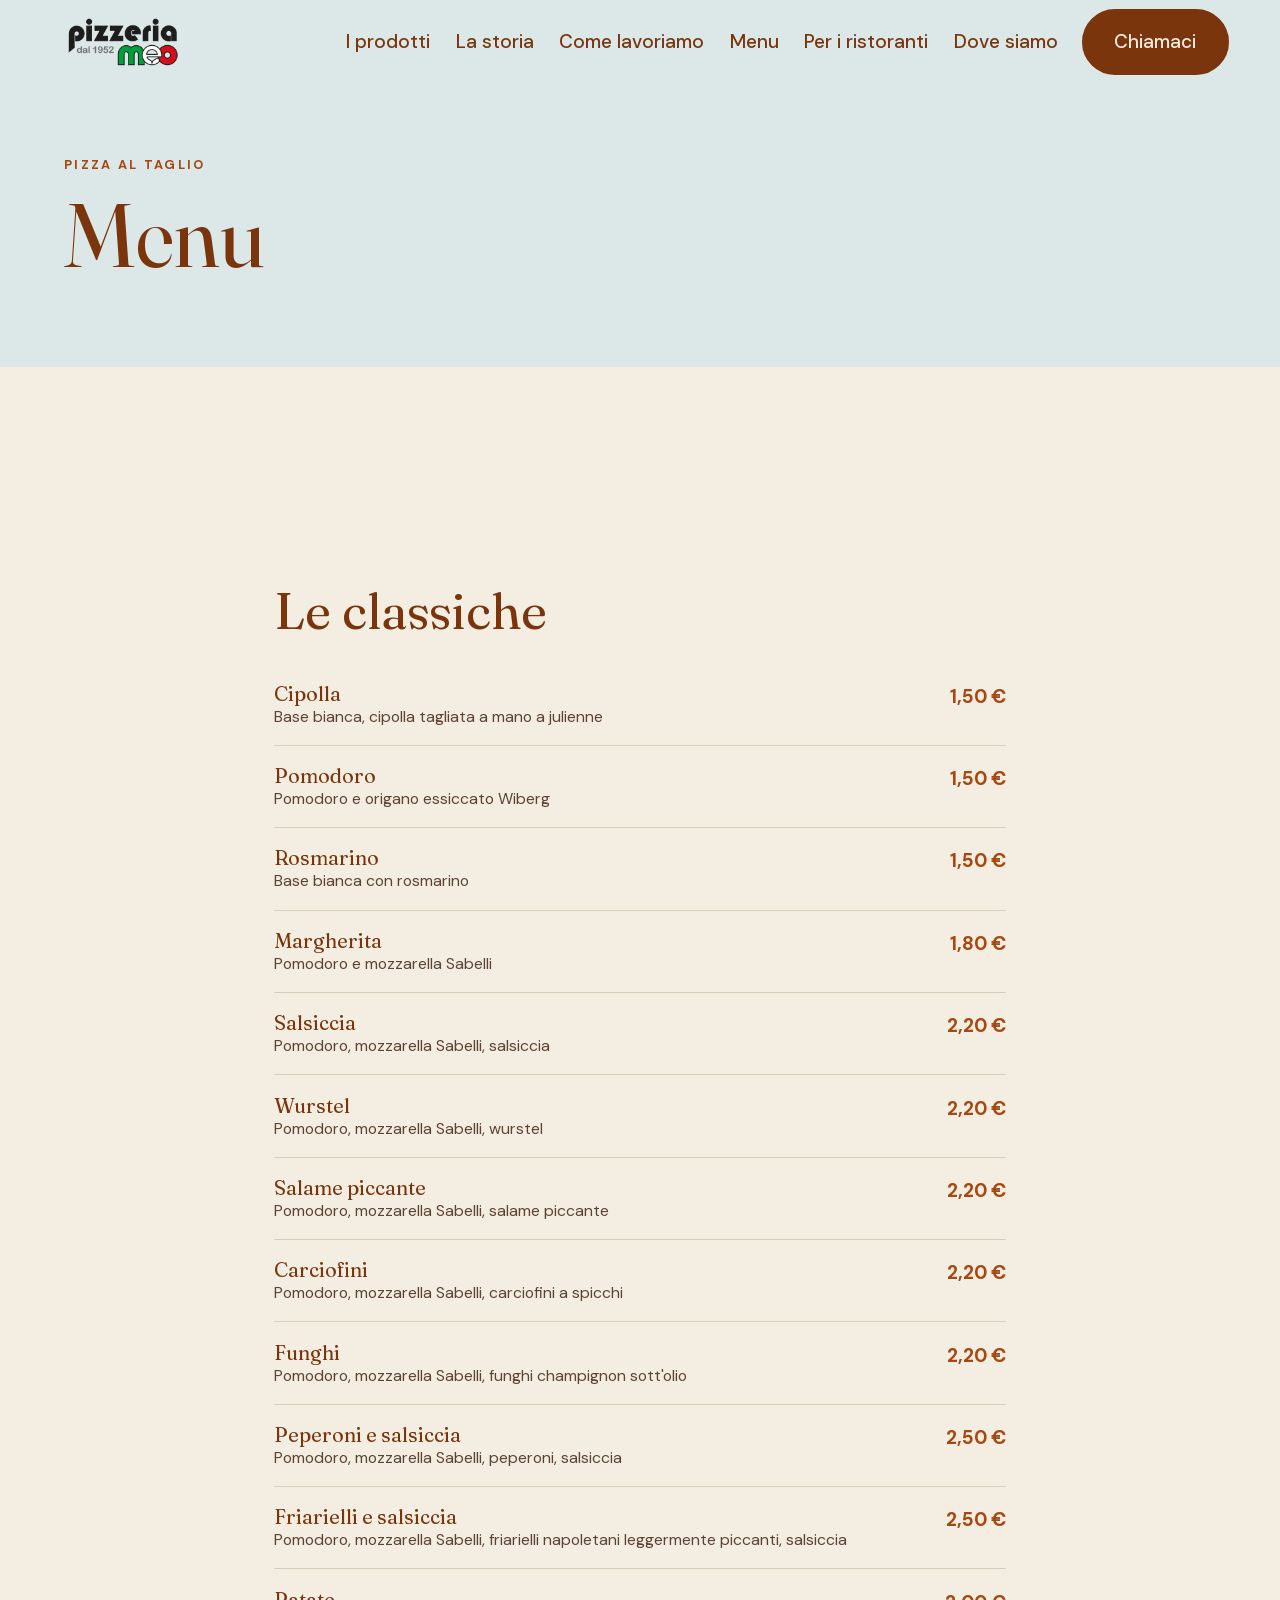
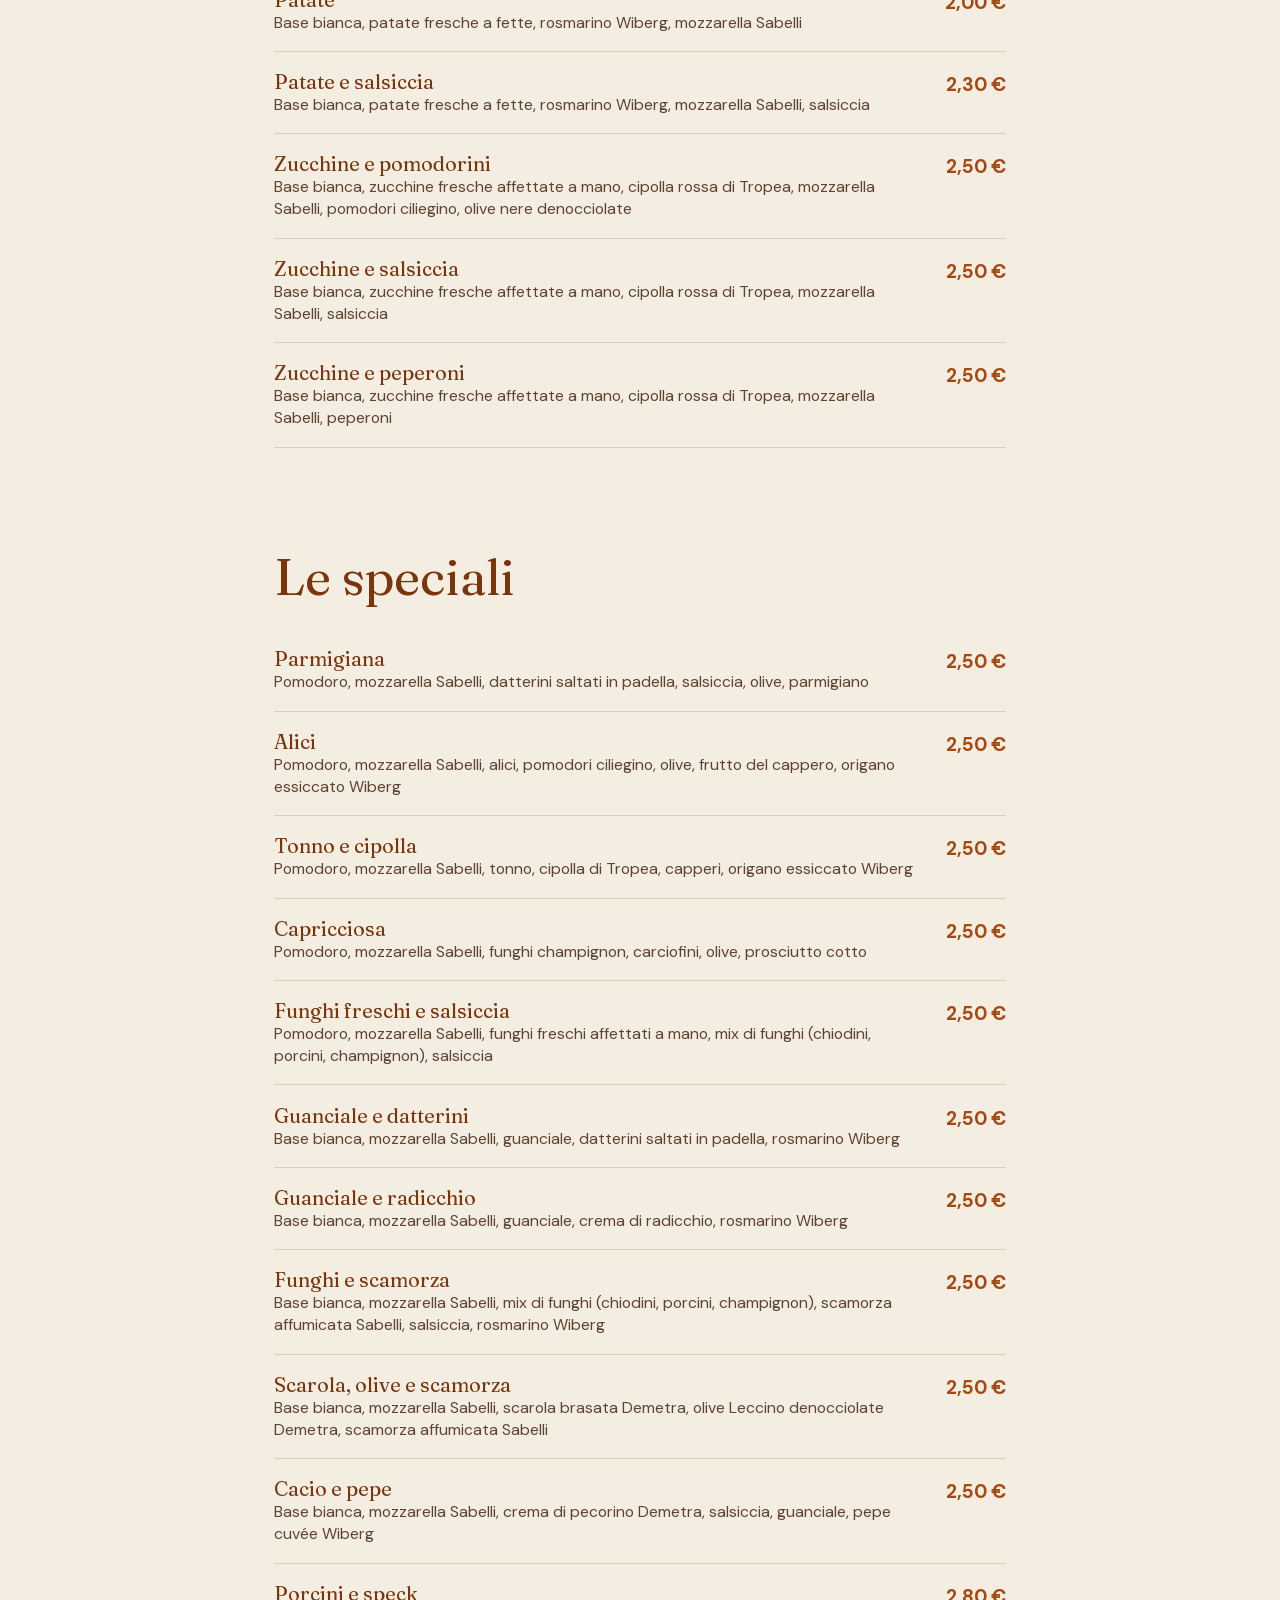
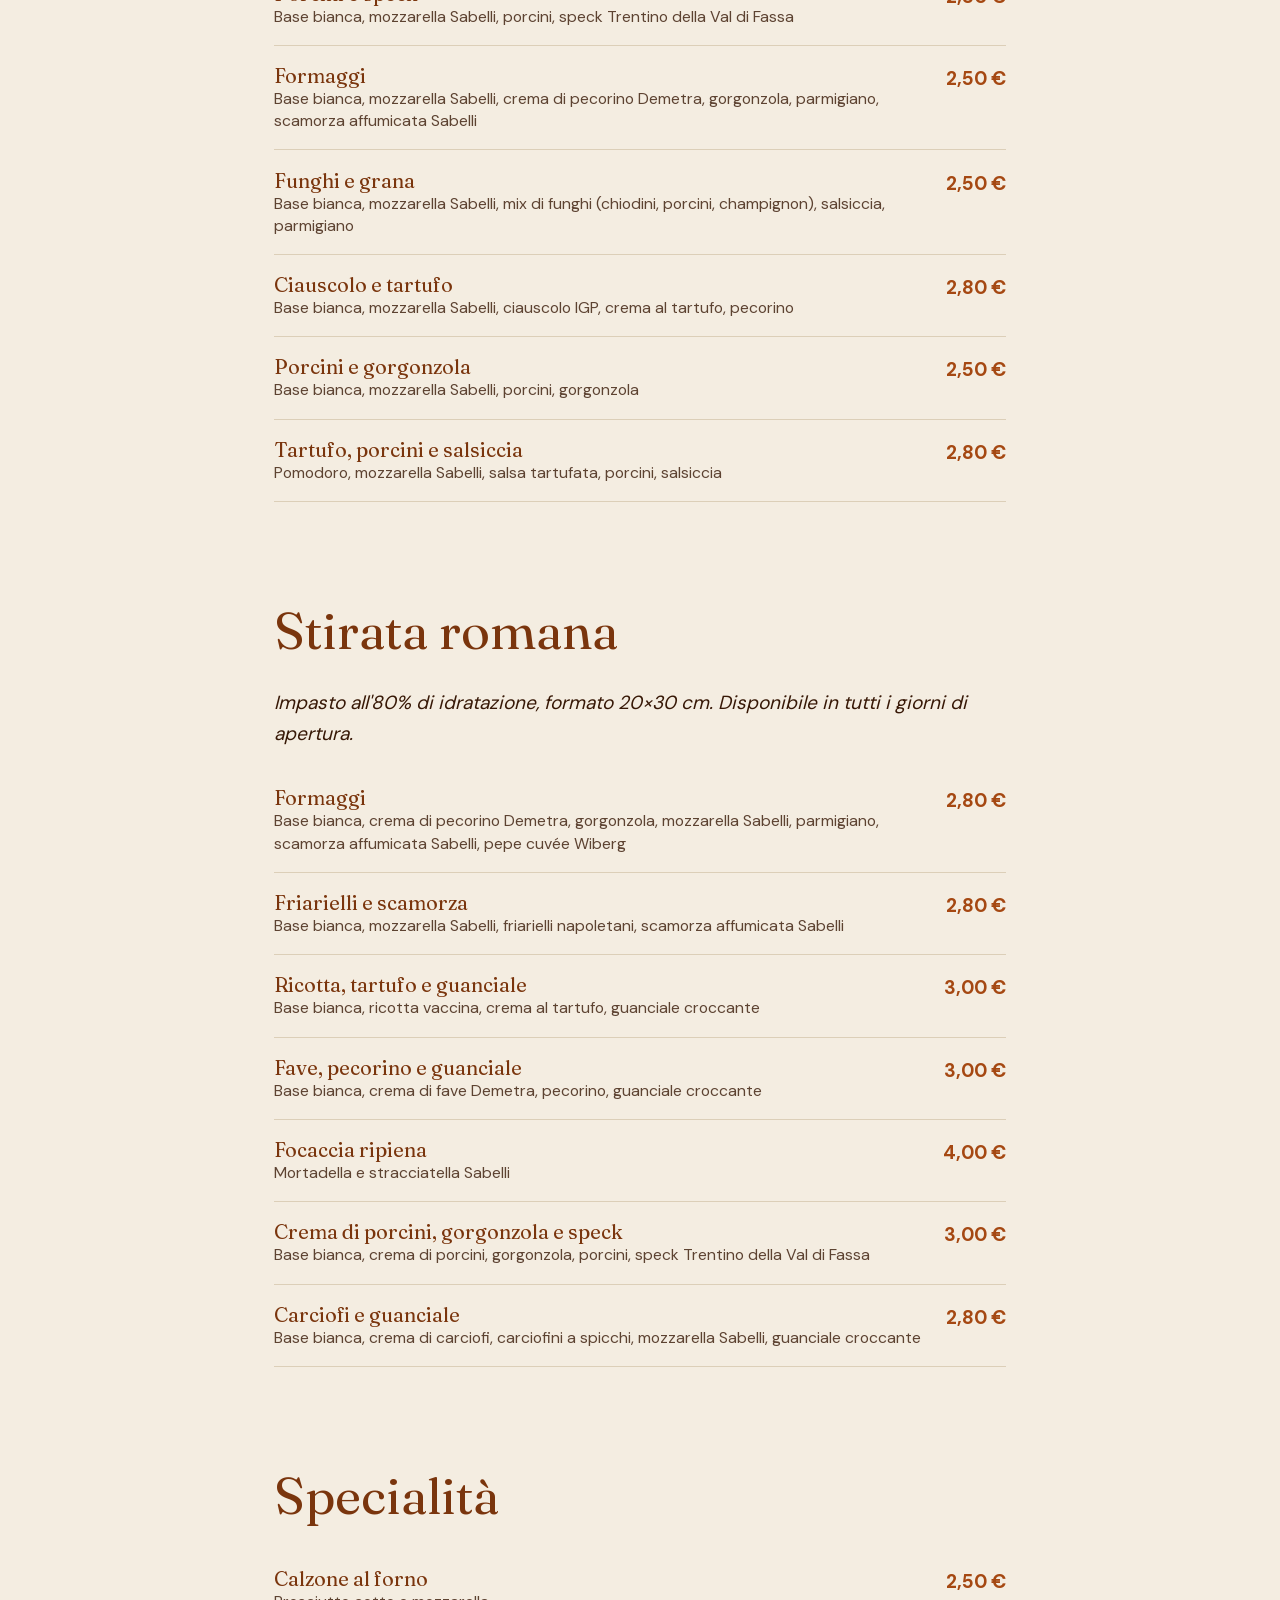
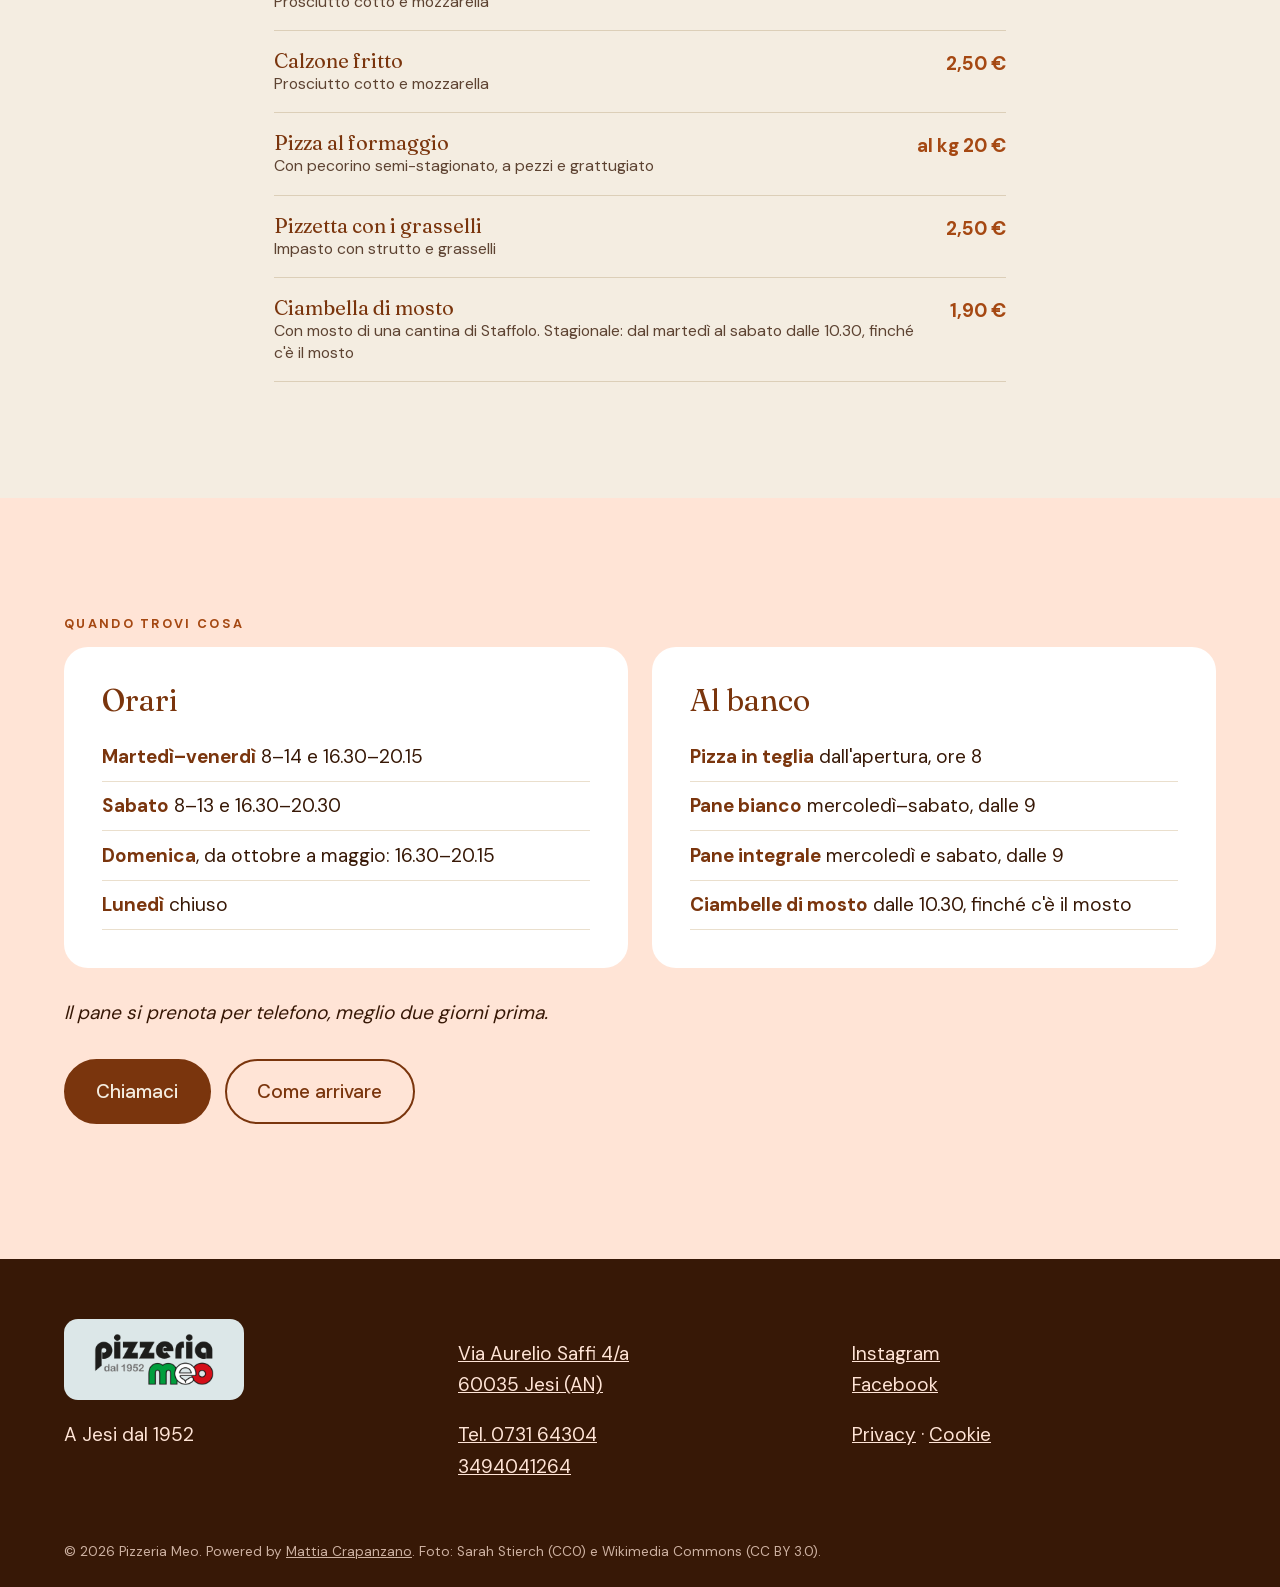
<file: menu.html>
<!doctype html>
<html lang="it">
<head>
<meta charset="utf-8">
<meta name="viewport" content="width=device-width, initial-scale=1">
<title>Menu | Pizzeria Meo</title>
<meta name="description" content="Il menu della pizza al taglio: classiche, speciali, stirata romana e specialità, con prezzi.">
<meta name="theme-color" content="#DCE7E8">
<link rel="icon" href="assets/img/logo.png">
<link rel="preload" href="assets/fonts/fraunces.woff2" as="font" type="font/woff2" crossorigin>
<link rel="stylesheet" href="assets/css/style.css">
</head>
<body>
<a class="skip" href="#main">Vai al contenuto</a>
<div class="progress" aria-hidden="true"></div>
<header class="top" data-header>
  <a class="logo" href="index.html" aria-label="Pizzeria Meo, home"><img src="assets/img/logo.png" alt="Pizzeria Meo, dal 1952" width="900" height="376"></a>
  <nav class="desk" aria-label="Principale"><a href="prodotti.html">I prodotti</a><a href="storia.html">La storia</a><a href="come-lavoriamo.html">Come lavoriamo</a><a href="menu.html">Menu</a><a href="per-i-ristoranti.html">Per i ristoranti</a><a href="dove-siamo.html">Dove siamo</a></nav>
  <a class="btn call" href="tel:+39073164304">Chiamaci</a>
  <button class="burger" aria-expanded="false" aria-controls="menu" aria-label="Apri il menu"><span></span><span></span></button>
</header>
<div class="overlay" id="menu" hidden>
  <nav aria-label="Menu a schermo intero"><a href="prodotti.html">I prodotti</a><a href="storia.html">La storia</a><a href="come-lavoriamo.html">Come lavoriamo</a><a href="menu.html">Menu</a><a href="per-i-ristoranti.html">Per i ristoranti</a><a href="dove-siamo.html">Dove siamo</a><a href="index.html">Home</a></nav>
</div>
<main id="main">
<section class="pagehead"><div class="wrap"><p class="eyebrow">Pizza al taglio</p><h1 data-rise>Menu</h1></div></section><section class="sec"><div class="wrap narrow"><h2 class="mh">Le classiche</h2><ul class="menu"><li data-reveal><span><b>Cipolla</b><small>Base bianca, cipolla tagliata a mano a julienne</small></span><em>1,50 €</em></li><li data-reveal><span><b>Pomodoro</b><small>Pomodoro e origano essiccato Wiberg</small></span><em>1,50 €</em></li><li data-reveal><span><b>Rosmarino</b><small>Base bianca con rosmarino</small></span><em>1,50 €</em></li><li data-reveal><span><b>Margherita</b><small>Pomodoro e mozzarella Sabelli</small></span><em>1,80 €</em></li><li data-reveal><span><b>Salsiccia</b><small>Pomodoro, mozzarella Sabelli, salsiccia</small></span><em>2,20 €</em></li><li data-reveal><span><b>Wurstel</b><small>Pomodoro, mozzarella Sabelli, wurstel</small></span><em>2,20 €</em></li><li data-reveal><span><b>Salame piccante</b><small>Pomodoro, mozzarella Sabelli, salame piccante</small></span><em>2,20 €</em></li><li data-reveal><span><b>Carciofini</b><small>Pomodoro, mozzarella Sabelli, carciofini a spicchi</small></span><em>2,20 €</em></li><li data-reveal><span><b>Funghi</b><small>Pomodoro, mozzarella Sabelli, funghi champignon sott'olio</small></span><em>2,20 €</em></li><li data-reveal><span><b>Peperoni e salsiccia</b><small>Pomodoro, mozzarella Sabelli, peperoni, salsiccia</small></span><em>2,50 €</em></li><li data-reveal><span><b>Friarielli e salsiccia</b><small>Pomodoro, mozzarella Sabelli, friarielli napoletani leggermente piccanti, salsiccia</small></span><em>2,50 €</em></li><li data-reveal><span><b>Patate</b><small>Base bianca, patate fresche a fette, rosmarino Wiberg, mozzarella Sabelli</small></span><em>2,00 €</em></li><li data-reveal><span><b>Patate e salsiccia</b><small>Base bianca, patate fresche a fette, rosmarino Wiberg, mozzarella Sabelli, salsiccia</small></span><em>2,30 €</em></li><li data-reveal><span><b>Zucchine e pomodorini</b><small>Base bianca, zucchine fresche affettate a mano, cipolla rossa di Tropea, mozzarella Sabelli, pomodori ciliegino, olive nere denocciolate</small></span><em>2,50 €</em></li><li data-reveal><span><b>Zucchine e salsiccia</b><small>Base bianca, zucchine fresche affettate a mano, cipolla rossa di Tropea, mozzarella Sabelli, salsiccia</small></span><em>2,50 €</em></li><li data-reveal><span><b>Zucchine e peperoni</b><small>Base bianca, zucchine fresche affettate a mano, cipolla rossa di Tropea, mozzarella Sabelli, peperoni</small></span><em>2,50 €</em></li></ul><h2 class="mh">Le speciali</h2><ul class="menu"><li data-reveal><span><b>Parmigiana</b><small>Pomodoro, mozzarella Sabelli, datterini saltati in padella, salsiccia, olive, parmigiano</small></span><em>2,50 €</em></li><li data-reveal><span><b>Alici</b><small>Pomodoro, mozzarella Sabelli, alici, pomodori ciliegino, olive, frutto del cappero, origano essiccato Wiberg</small></span><em>2,50 €</em></li><li data-reveal><span><b>Tonno e cipolla</b><small>Pomodoro, mozzarella Sabelli, tonno, cipolla di Tropea, capperi, origano essiccato Wiberg</small></span><em>2,50 €</em></li><li data-reveal><span><b>Capricciosa</b><small>Pomodoro, mozzarella Sabelli, funghi champignon, carciofini, olive, prosciutto cotto</small></span><em>2,50 €</em></li><li data-reveal><span><b>Funghi freschi e salsiccia</b><small>Pomodoro, mozzarella Sabelli, funghi freschi affettati a mano, mix di funghi (chiodini, porcini, champignon), salsiccia</small></span><em>2,50 €</em></li><li data-reveal><span><b>Guanciale e datterini</b><small>Base bianca, mozzarella Sabelli, guanciale, datterini saltati in padella, rosmarino Wiberg</small></span><em>2,50 €</em></li><li data-reveal><span><b>Guanciale e radicchio</b><small>Base bianca, mozzarella Sabelli, guanciale, crema di radicchio, rosmarino Wiberg</small></span><em>2,50 €</em></li><li data-reveal><span><b>Funghi e scamorza</b><small>Base bianca, mozzarella Sabelli, mix di funghi (chiodini, porcini, champignon), scamorza affumicata Sabelli, salsiccia, rosmarino Wiberg</small></span><em>2,50 €</em></li><li data-reveal><span><b>Scarola, olive e scamorza</b><small>Base bianca, mozzarella Sabelli, scarola brasata Demetra, olive Leccino denocciolate Demetra, scamorza affumicata Sabelli</small></span><em>2,50 €</em></li><li data-reveal><span><b>Cacio e pepe</b><small>Base bianca, mozzarella Sabelli, crema di pecorino Demetra, salsiccia, guanciale, pepe cuvée Wiberg</small></span><em>2,50 €</em></li><li data-reveal><span><b>Porcini e speck</b><small>Base bianca, mozzarella Sabelli, porcini, speck Trentino della Val di Fassa</small></span><em>2,80 €</em></li><li data-reveal><span><b>Formaggi</b><small>Base bianca, mozzarella Sabelli, crema di pecorino Demetra, gorgonzola, parmigiano, scamorza affumicata Sabelli</small></span><em>2,50 €</em></li><li data-reveal><span><b>Funghi e grana</b><small>Base bianca, mozzarella Sabelli, mix di funghi (chiodini, porcini, champignon), salsiccia, parmigiano</small></span><em>2,50 €</em></li><li data-reveal><span><b>Ciauscolo e tartufo</b><small>Base bianca, mozzarella Sabelli, ciauscolo IGP, crema al tartufo, pecorino</small></span><em>2,80 €</em></li><li data-reveal><span><b>Porcini e gorgonzola</b><small>Base bianca, mozzarella Sabelli, porcini, gorgonzola</small></span><em>2,50 €</em></li><li data-reveal><span><b>Tartufo, porcini e salsiccia</b><small>Pomodoro, mozzarella Sabelli, salsa tartufata, porcini, salsiccia</small></span><em>2,80 €</em></li></ul><h2 class="mh">Stirata romana</h2><p class="note">Impasto all'80% di idratazione, formato 20×30 cm. Disponibile in tutti i giorni di apertura.</p><ul class="menu"><li data-reveal><span><b>Formaggi</b><small>Base bianca, crema di pecorino Demetra, gorgonzola, mozzarella Sabelli, parmigiano, scamorza affumicata Sabelli, pepe cuvée Wiberg</small></span><em>2,80 €</em></li><li data-reveal><span><b>Friarielli e scamorza</b><small>Base bianca, mozzarella Sabelli, friarielli napoletani, scamorza affumicata Sabelli</small></span><em>2,80 €</em></li><li data-reveal><span><b>Ricotta, tartufo e guanciale</b><small>Base bianca, ricotta vaccina, crema al tartufo, guanciale croccante</small></span><em>3,00 €</em></li><li data-reveal><span><b>Fave, pecorino e guanciale</b><small>Base bianca, crema di fave Demetra, pecorino, guanciale croccante</small></span><em>3,00 €</em></li><li data-reveal><span><b>Focaccia ripiena</b><small>Mortadella e stracciatella Sabelli</small></span><em>4,00 €</em></li><li data-reveal><span><b>Crema di porcini, gorgonzola e speck</b><small>Base bianca, crema di porcini, gorgonzola, porcini, speck Trentino della Val di Fassa</small></span><em>3,00 €</em></li><li data-reveal><span><b>Carciofi e guanciale</b><small>Base bianca, crema di carciofi, carciofini a spicchi, mozzarella Sabelli, guanciale croccante</small></span><em>2,80 €</em></li></ul><h2 class="mh">Specialità</h2><ul class="menu"><li data-reveal><span><b>Calzone al forno</b><small>Prosciutto cotto e mozzarella</small></span><em>2,50 €</em></li><li data-reveal><span><b>Calzone fritto</b><small>Prosciutto cotto e mozzarella</small></span><em>2,50 €</em></li><li data-reveal><span><b>Pizza al formaggio</b><small>Con pecorino semi-stagionato, a pezzi e grattugiato</small></span><em>al kg 20 €</em></li><li data-reveal><span><b>Pizzetta con i grasselli</b><small>Impasto con strutto e grasselli</small></span><em>2,50 €</em></li><li data-reveal><span><b>Ciambella di mosto</b><small>Con mosto di una cantina di Staffolo. Stagionale: dal martedì al sabato dalle 10.30, finché c'è il mosto</small></span><em>1,90 €</em></li></ul></div></section>
<section class="sec orari" data-reveal>
  <div class="wrap">
    <p class="eyebrow">Quando trovi cosa</p>
    <div class="orari-grid">
      <div class="card"><h2>Orari</h2>
        <ul class="plain"><li><b>Martedì–venerdì</b> 8–14 e 16.30–20.15</li><li><b>Sabato</b> 8–13 e 16.30–20.30</li><li><b>Domenica</b>, da ottobre a maggio: 16.30–20.15</li><li><b>Lunedì</b> chiuso</li></ul></div>
      <div class="card"><h2>Al banco</h2>
        <ul class="plain"><li><b>Pizza in teglia</b> dall'apertura, ore 8</li><li><b>Pane bianco</b> mercoledì–sabato, dalle 9</li><li><b>Pane integrale</b> mercoledì e sabato, dalle 9</li><li><b>Ciambelle di mosto</b> dalle 10.30, finché c'è il mosto</li></ul></div>
    </div>
    <p class="note">Il pane si prenota per telefono, meglio due giorni prima.</p>
    <p class="btns"><a class="btn" href="tel:+39073164304">Chiamaci</a><a class="btn ghost" href="https://www.google.com/maps/dir//Pizzeria+Meo,+Via+Aurelio+Saffi,+4%2Fa,+60035+Jesi+AN" target="_blank" rel="noopener">Come arrivare</a></p>
  </div>
</section>
</main>
<footer class="foot">
  <div class="wrap foot-grid">
    <div><img class="flogo" src="assets/img/logo.png" alt="Pizzeria Meo" width="900" height="376"><p>A Jesi dal 1952</p></div>
    <div><p><a href="https://www.google.com/maps/place/Pizzeria+Meo/@43.5223157,13.2401849,17z" target="_blank" rel="noopener">Via Aurelio Saffi 4/a<br>60035 Jesi (AN)</a></p><p><a href="tel:+39073164304">Tel. 0731 64304</a><br><a href="https://wa.me/393494041264">3494041264</a></p></div>
    <div><p><a href="https://www.instagram.com/pizzeriameo/" target="_blank" rel="noopener">Instagram</a><br><a href="https://www.facebook.com/pizzeriameo" target="_blank" rel="noopener">Facebook</a></p><p><a href="privacy.html">Privacy</a> · <a href="cookie.html">Cookie</a></p></div>
  </div>
  <p class="wrap legal">© 2026 Pizzeria Meo. Powered by <a href="https://www.crapanzano.work/luce/siti-web/">Mattia Crapanzano</a>. Foto: Sarah Stierch (CC0) e Wikimedia Commons (CC BY 3.0).</p>
</footer>
<script src="assets/js/site.js"></script>

</body>
</html>
</file>
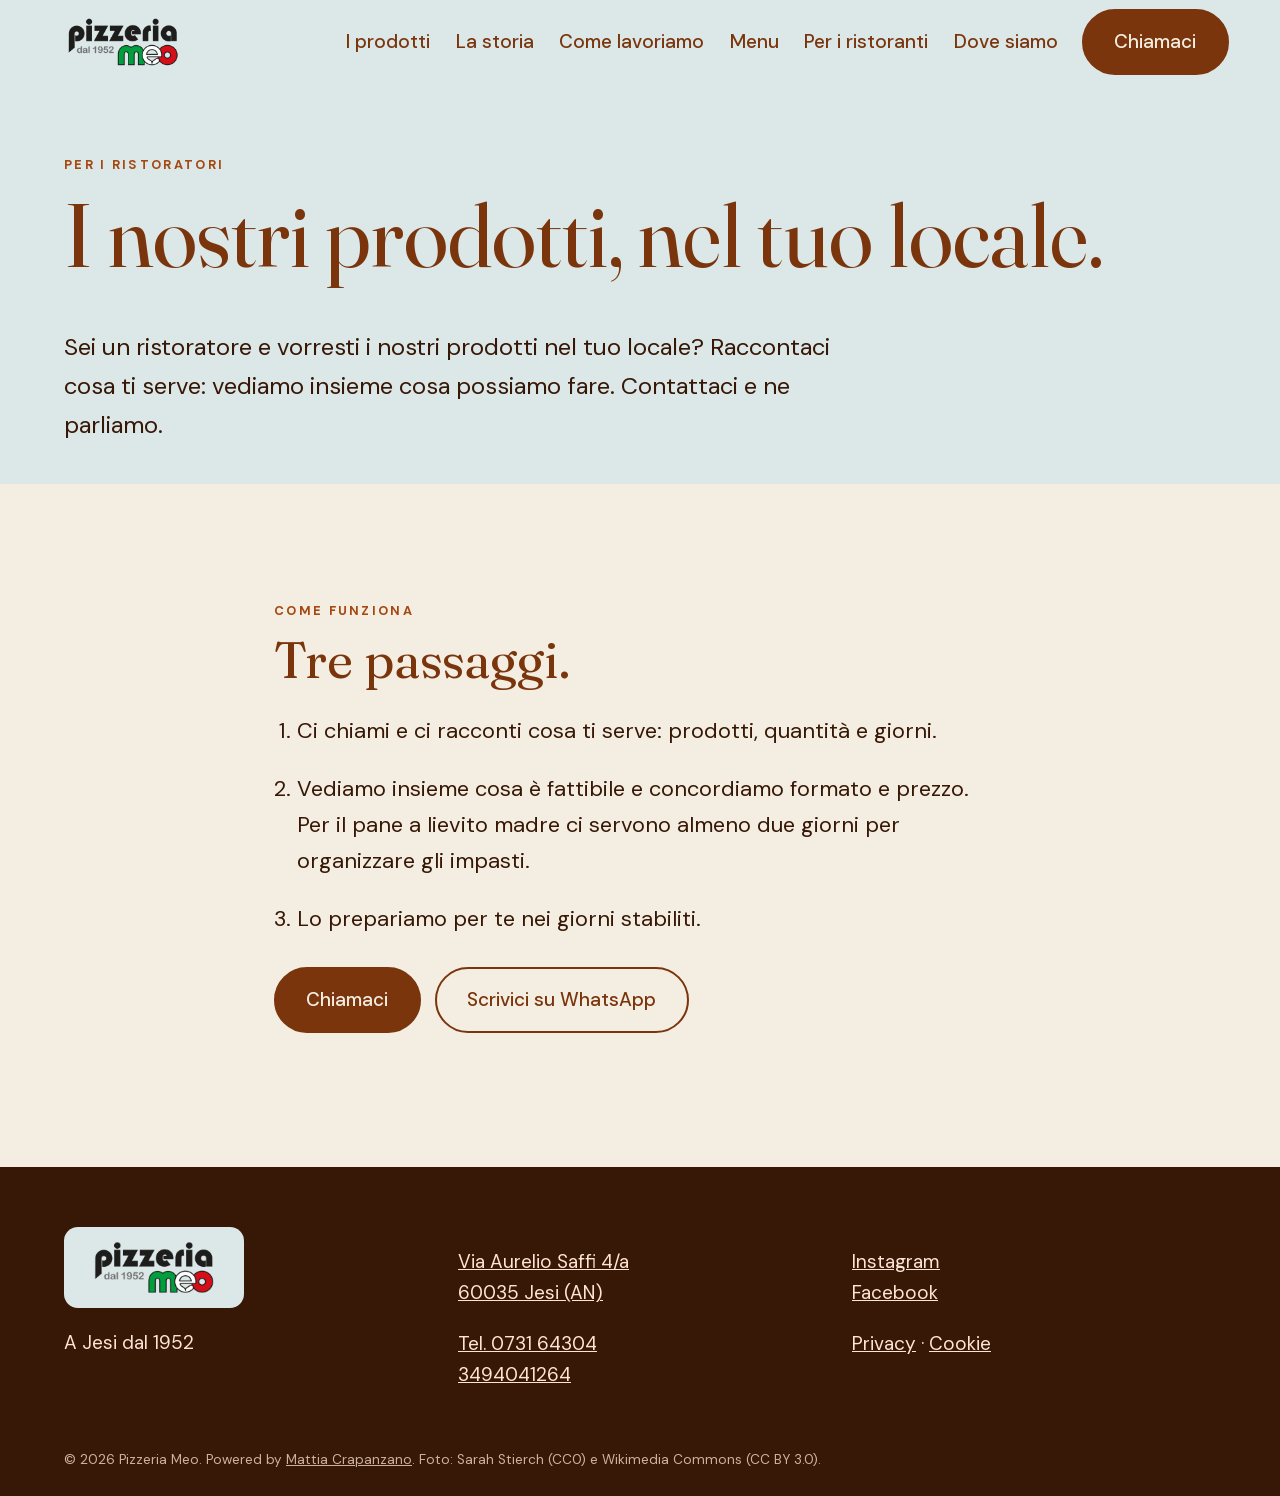
<file: per-i-ristoranti.html>
<!doctype html>
<html lang="it">
<head>
<meta charset="utf-8">
<meta name="viewport" content="width=device-width, initial-scale=1">
<title>Per i ristoranti | Pizzeria Meo</title>
<meta name="description" content="Pane e prodotti da forno per ristoratori e locali a Jesi.">
<meta name="theme-color" content="#DCE7E8">
<link rel="icon" href="assets/img/logo.png">
<link rel="preload" href="assets/fonts/fraunces.woff2" as="font" type="font/woff2" crossorigin>
<link rel="stylesheet" href="assets/css/style.css">
</head>
<body>
<a class="skip" href="#main">Vai al contenuto</a>
<div class="progress" aria-hidden="true"></div>
<header class="top" data-header>
  <a class="logo" href="index.html" aria-label="Pizzeria Meo, home"><img src="assets/img/logo.png" alt="Pizzeria Meo, dal 1952" width="900" height="376"></a>
  <nav class="desk" aria-label="Principale"><a href="prodotti.html">I prodotti</a><a href="storia.html">La storia</a><a href="come-lavoriamo.html">Come lavoriamo</a><a href="menu.html">Menu</a><a href="per-i-ristoranti.html">Per i ristoranti</a><a href="dove-siamo.html">Dove siamo</a></nav>
  <a class="btn call" href="tel:+39073164304">Chiamaci</a>
  <button class="burger" aria-expanded="false" aria-controls="menu" aria-label="Apri il menu"><span></span><span></span></button>
</header>
<div class="overlay" id="menu" hidden>
  <nav aria-label="Menu a schermo intero"><a href="prodotti.html">I prodotti</a><a href="storia.html">La storia</a><a href="come-lavoriamo.html">Come lavoriamo</a><a href="menu.html">Menu</a><a href="per-i-ristoranti.html">Per i ristoranti</a><a href="dove-siamo.html">Dove siamo</a><a href="index.html">Home</a></nav>
</div>
<main id="main">
<section class="pagehead"><div class="wrap"><p class="eyebrow">Per i ristoratori</p><h1 data-rise>I nostri prodotti, nel tuo locale.</h1><p class="lead">Sei un ristoratore e vorresti i nostri prodotti nel tuo locale? Raccontaci cosa ti serve: vediamo insieme cosa possiamo fare. Contattaci e ne parliamo.</p></div></section>
<section class="sec"><div class="wrap narrow"><p class="eyebrow">Come funziona</p><h2>Tre passaggi.</h2>
<ol class="steps"><li data-reveal>Ci chiami e ci racconti cosa ti serve: prodotti, quantità e giorni.</li><li data-reveal>Vediamo insieme cosa è fattibile e concordiamo formato e prezzo. Per il pane a lievito madre ci servono almeno due giorni per organizzare gli impasti.</li><li data-reveal>Lo prepariamo per te nei giorni stabiliti.</li></ol>
<p class="btns"><a class="btn" href="tel:+39073164304">Chiamaci</a><a class="btn ghost" href="https://wa.me/393494041264?text=Buongiorno!%20Vi%20contatto%20dal%20vostro%20sito%20web%20perch%C3%A9%20sono%20interessato%20ad%20una%20possibile%20fornitura%20di%20pane%20e%20prodotti%20da%20forno%20per%20la%20mia%20attivit%C3%A0.%0A%0AAvrei%20bisogno%20di..." target="_blank" rel="noopener">Scrivici su WhatsApp</a></p></div></section>
</main>
<footer class="foot">
  <div class="wrap foot-grid">
    <div><img class="flogo" src="assets/img/logo.png" alt="Pizzeria Meo" width="900" height="376"><p>A Jesi dal 1952</p></div>
    <div><p><a href="https://www.google.com/maps/place/Pizzeria+Meo/@43.5223157,13.2401849,17z" target="_blank" rel="noopener">Via Aurelio Saffi 4/a<br>60035 Jesi (AN)</a></p><p><a href="tel:+39073164304">Tel. 0731 64304</a><br><a href="https://wa.me/393494041264">3494041264</a></p></div>
    <div><p><a href="https://www.instagram.com/pizzeriameo/" target="_blank" rel="noopener">Instagram</a><br><a href="https://www.facebook.com/pizzeriameo" target="_blank" rel="noopener">Facebook</a></p><p><a href="privacy.html">Privacy</a> · <a href="cookie.html">Cookie</a></p></div>
  </div>
  <p class="wrap legal">© 2026 Pizzeria Meo. Powered by <a href="https://www.crapanzano.work/luce/siti-web/">Mattia Crapanzano</a>. Foto: Sarah Stierch (CC0) e Wikimedia Commons (CC BY 3.0).</p>
</footer>
<script src="assets/js/site.js"></script>

</body>
</html>
</file>
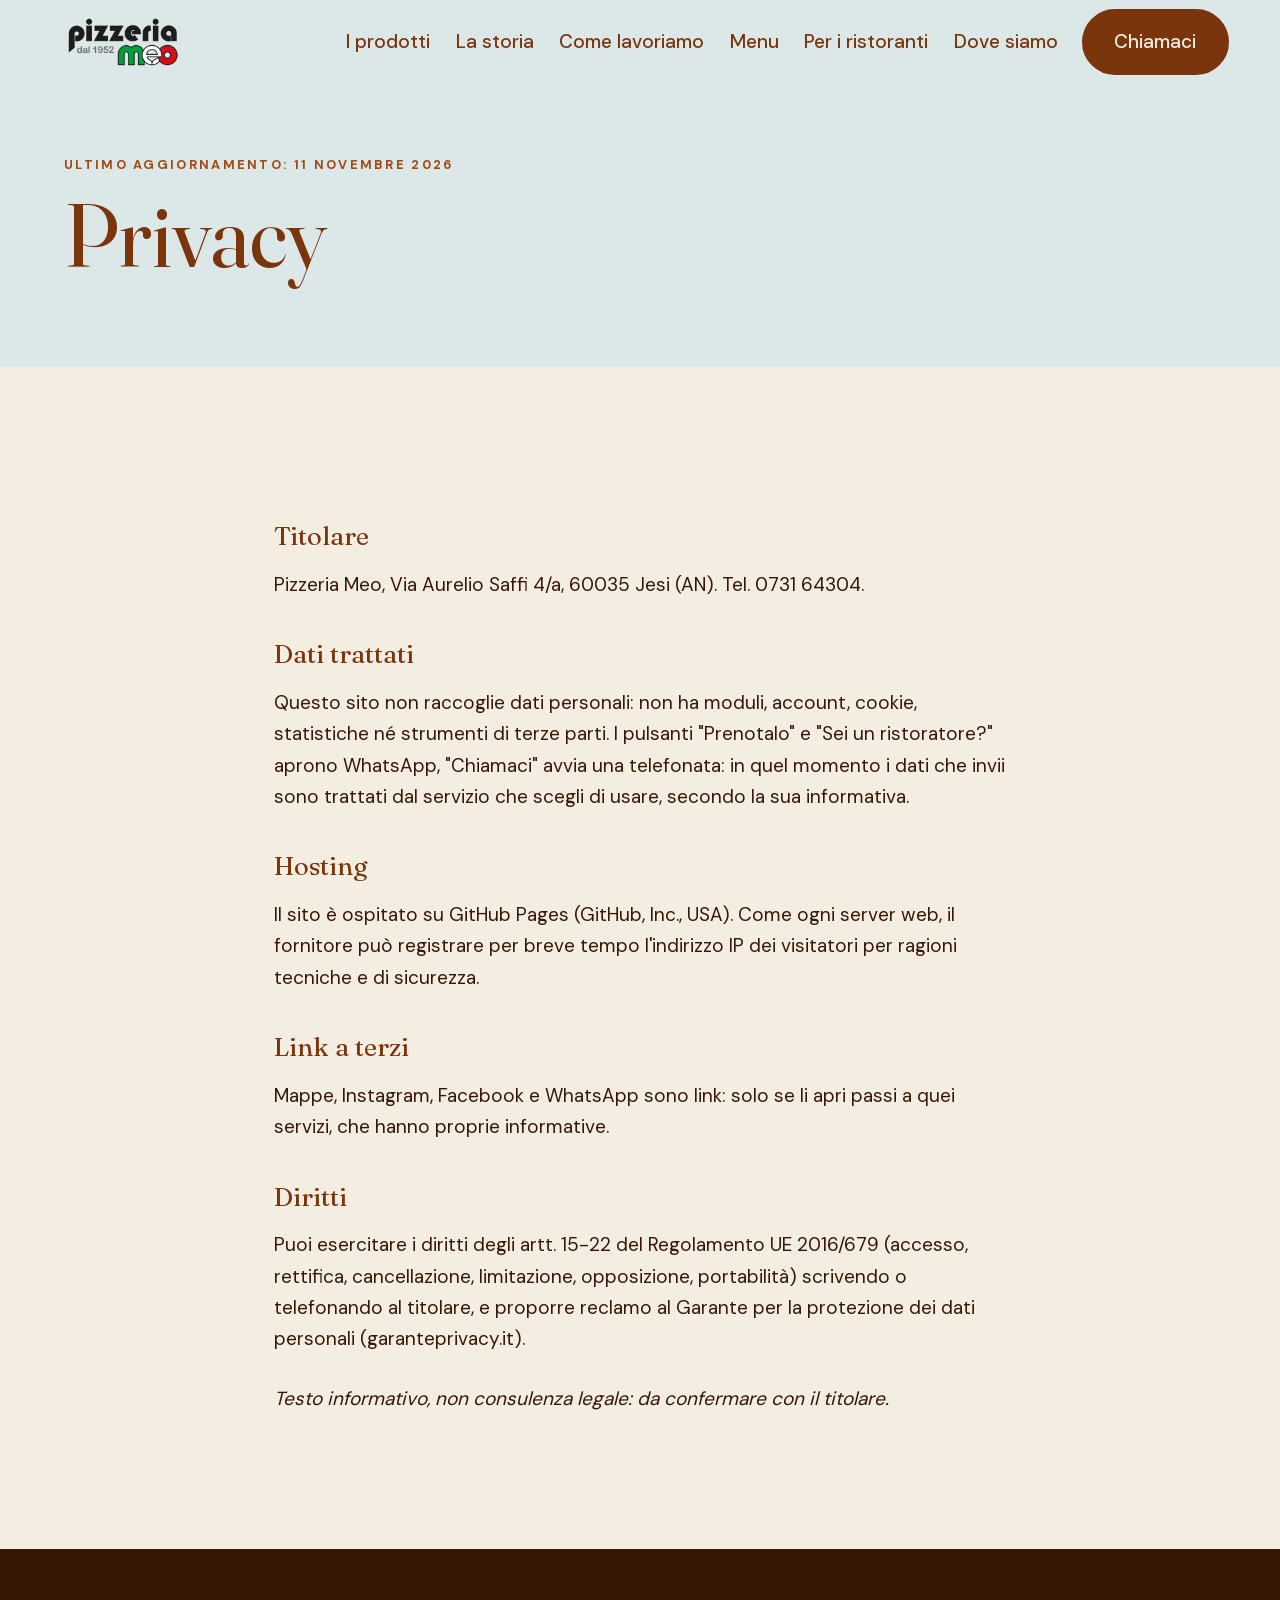
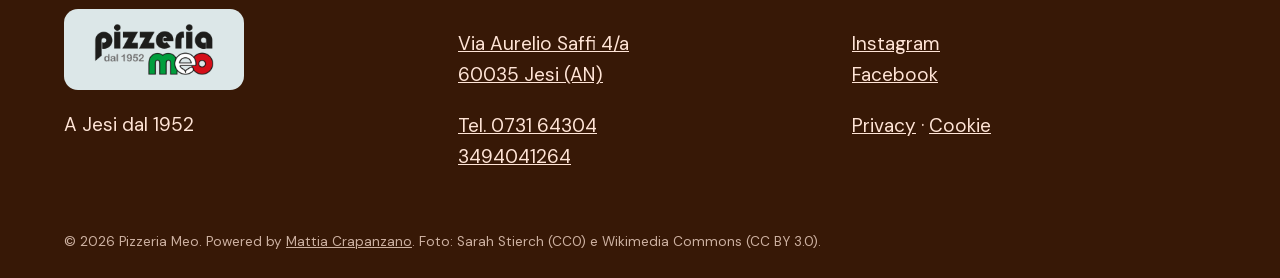
<file: privacy.html>
<!doctype html>
<html lang="it">
<head>
<meta charset="utf-8">
<meta name="viewport" content="width=device-width, initial-scale=1">
<title>Privacy | Pizzeria Meo</title>
<meta name="description" content="Informativa sulla privacy della Pizzeria Meo.">
<meta name="theme-color" content="#DCE7E8">
<link rel="icon" href="assets/img/logo.png">
<link rel="preload" href="assets/fonts/fraunces.woff2" as="font" type="font/woff2" crossorigin>
<link rel="stylesheet" href="assets/css/style.css">
</head>
<body>
<a class="skip" href="#main">Vai al contenuto</a>
<div class="progress" aria-hidden="true"></div>
<header class="top" data-header>
  <a class="logo" href="index.html" aria-label="Pizzeria Meo, home"><img src="assets/img/logo.png" alt="Pizzeria Meo, dal 1952" width="900" height="376"></a>
  <nav class="desk" aria-label="Principale"><a href="prodotti.html">I prodotti</a><a href="storia.html">La storia</a><a href="come-lavoriamo.html">Come lavoriamo</a><a href="menu.html">Menu</a><a href="per-i-ristoranti.html">Per i ristoranti</a><a href="dove-siamo.html">Dove siamo</a></nav>
  <a class="btn call" href="tel:+39073164304">Chiamaci</a>
  <button class="burger" aria-expanded="false" aria-controls="menu" aria-label="Apri il menu"><span></span><span></span></button>
</header>
<div class="overlay" id="menu" hidden>
  <nav aria-label="Menu a schermo intero"><a href="prodotti.html">I prodotti</a><a href="storia.html">La storia</a><a href="come-lavoriamo.html">Come lavoriamo</a><a href="menu.html">Menu</a><a href="per-i-ristoranti.html">Per i ristoranti</a><a href="dove-siamo.html">Dove siamo</a><a href="index.html">Home</a></nav>
</div>
<main id="main">
<section class="pagehead"><div class="wrap"><p class="eyebrow">Ultimo aggiornamento: 11 novembre 2026</p><h1 data-rise>Privacy</h1></div></section><section class="sec"><div class="wrap narrow legalp">
<h2>Titolare</h2><p>Pizzeria Meo, Via Aurelio Saffi 4/a, 60035 Jesi (AN). Tel. 0731 64304.</p>
<h2>Dati trattati</h2><p>Questo sito non raccoglie dati personali: non ha moduli, account, cookie, statistiche né strumenti di terze parti. I pulsanti "Prenotalo" e "Sei un ristoratore?" aprono WhatsApp, "Chiamaci" avvia una telefonata: in quel momento i dati che invii sono trattati dal servizio che scegli di usare, secondo la sua informativa.</p>
<h2>Hosting</h2><p>Il sito è ospitato su GitHub Pages (GitHub, Inc., USA). Come ogni server web, il fornitore può registrare per breve tempo l'indirizzo IP dei visitatori per ragioni tecniche e di sicurezza.</p>
<h2>Link a terzi</h2><p>Mappe, Instagram, Facebook e WhatsApp sono link: solo se li apri passi a quei servizi, che hanno proprie informative.</p>
<h2>Diritti</h2><p>Puoi esercitare i diritti degli artt. 15-22 del Regolamento UE 2016/679 (accesso, rettifica, cancellazione, limitazione, opposizione, portabilità) scrivendo o telefonando al titolare, e proporre reclamo al Garante per la protezione dei dati personali (garanteprivacy.it).</p>
<p class="note">Testo informativo, non consulenza legale: da confermare con il titolare.</p></div></section>
</main>
<footer class="foot">
  <div class="wrap foot-grid">
    <div><img class="flogo" src="assets/img/logo.png" alt="Pizzeria Meo" width="900" height="376"><p>A Jesi dal 1952</p></div>
    <div><p><a href="https://www.google.com/maps/place/Pizzeria+Meo/@43.5223157,13.2401849,17z" target="_blank" rel="noopener">Via Aurelio Saffi 4/a<br>60035 Jesi (AN)</a></p><p><a href="tel:+39073164304">Tel. 0731 64304</a><br><a href="https://wa.me/393494041264">3494041264</a></p></div>
    <div><p><a href="https://www.instagram.com/pizzeriameo/" target="_blank" rel="noopener">Instagram</a><br><a href="https://www.facebook.com/pizzeriameo" target="_blank" rel="noopener">Facebook</a></p><p><a href="privacy.html">Privacy</a> · <a href="cookie.html">Cookie</a></p></div>
  </div>
  <p class="wrap legal">© 2026 Pizzeria Meo. Powered by <a href="https://www.crapanzano.work/luce/siti-web/">Mattia Crapanzano</a>. Foto: Sarah Stierch (CC0) e Wikimedia Commons (CC BY 3.0).</p>
</footer>
<script src="assets/js/site.js"></script>

</body>
</html>
</file>
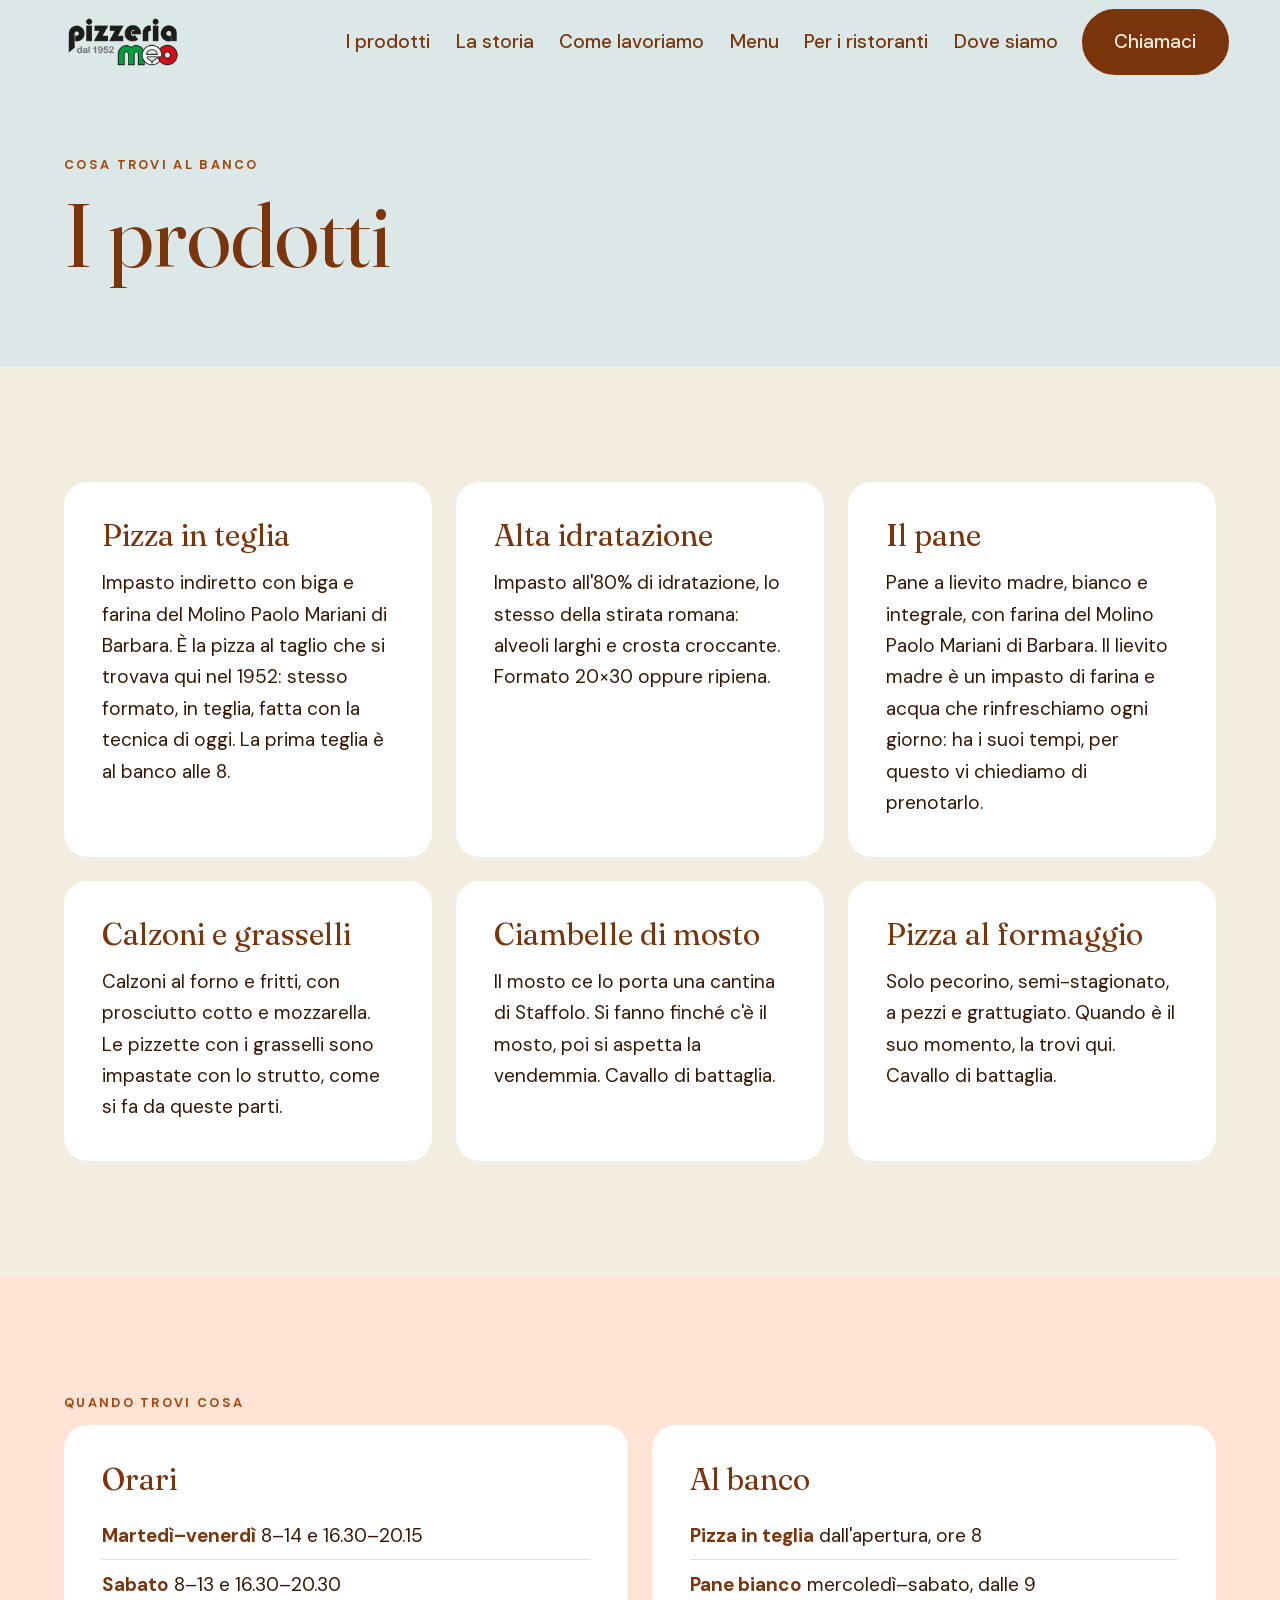
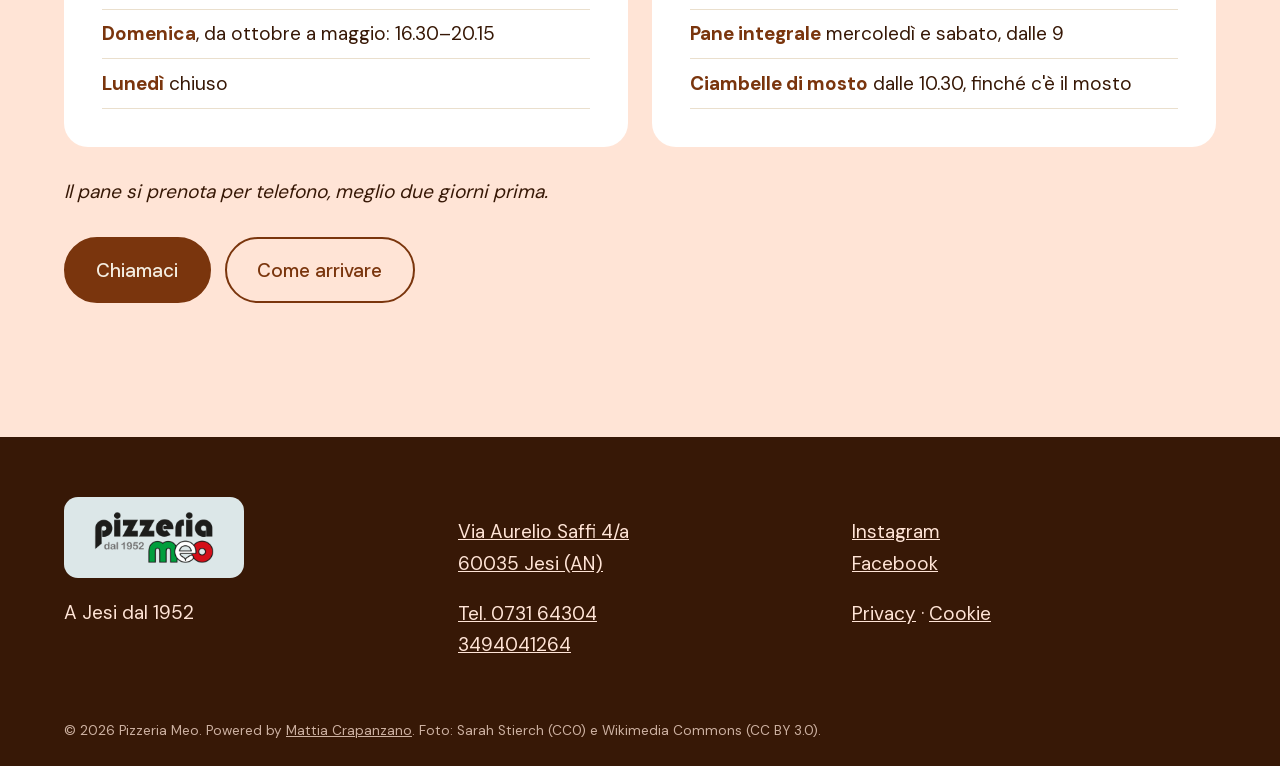
<file: prodotti.html>
<!doctype html>
<html lang="it">
<head>
<meta charset="utf-8">
<meta name="viewport" content="width=device-width, initial-scale=1">
<title>I prodotti | Pizzeria Meo</title>
<meta name="description" content="Pizza in teglia, pane a lievito madre, calzoni, grasselli e ciambelle di mosto: cosa trovi al banco.">
<meta name="theme-color" content="#DCE7E8">
<link rel="icon" href="assets/img/logo.png">
<link rel="preload" href="assets/fonts/fraunces.woff2" as="font" type="font/woff2" crossorigin>
<link rel="stylesheet" href="assets/css/style.css">
</head>
<body>
<a class="skip" href="#main">Vai al contenuto</a>
<div class="progress" aria-hidden="true"></div>
<header class="top" data-header>
  <a class="logo" href="index.html" aria-label="Pizzeria Meo, home"><img src="assets/img/logo.png" alt="Pizzeria Meo, dal 1952" width="900" height="376"></a>
  <nav class="desk" aria-label="Principale"><a href="prodotti.html">I prodotti</a><a href="storia.html">La storia</a><a href="come-lavoriamo.html">Come lavoriamo</a><a href="menu.html">Menu</a><a href="per-i-ristoranti.html">Per i ristoranti</a><a href="dove-siamo.html">Dove siamo</a></nav>
  <a class="btn call" href="tel:+39073164304">Chiamaci</a>
  <button class="burger" aria-expanded="false" aria-controls="menu" aria-label="Apri il menu"><span></span><span></span></button>
</header>
<div class="overlay" id="menu" hidden>
  <nav aria-label="Menu a schermo intero"><a href="prodotti.html">I prodotti</a><a href="storia.html">La storia</a><a href="come-lavoriamo.html">Come lavoriamo</a><a href="menu.html">Menu</a><a href="per-i-ristoranti.html">Per i ristoranti</a><a href="dove-siamo.html">Dove siamo</a><a href="index.html">Home</a></nav>
</div>
<main id="main">
<section class="pagehead"><div class="wrap"><p class="eyebrow">Cosa trovi al banco</p><h1 data-rise>I prodotti</h1></div></section><section class="sec"><div class="wrap grid3"><article class="card" data-reveal><h2>Pizza in teglia</h2><p>Impasto indiretto con biga e farina del Molino Paolo Mariani di Barbara. È la pizza al taglio che si trovava qui nel 1952: stesso formato, in teglia, fatta con la tecnica di oggi. La prima teglia è al banco alle 8.</p></article><article class="card" data-reveal><h2>Alta idratazione</h2><p>Impasto all'80% di idratazione, lo stesso della stirata romana: alveoli larghi e crosta croccante. Formato 20×30 oppure ripiena.</p></article><article class="card" data-reveal><h2>Il pane</h2><p>Pane a lievito madre, bianco e integrale, con farina del Molino Paolo Mariani di Barbara. Il lievito madre è un impasto di farina e acqua che rinfreschiamo ogni giorno: ha i suoi tempi, per questo vi chiediamo di prenotarlo.</p></article><article class="card" data-reveal><h2>Calzoni e grasselli</h2><p>Calzoni al forno e fritti, con prosciutto cotto e mozzarella. Le pizzette con i grasselli sono impastate con lo strutto, come si fa da queste parti.</p></article><article class="card" data-reveal><h2>Ciambelle di mosto</h2><p>Il mosto ce lo porta una cantina di Staffolo. Si fanno finché c'è il mosto, poi si aspetta la vendemmia. Cavallo di battaglia.</p></article><article class="card" data-reveal><h2>Pizza al formaggio</h2><p>Solo pecorino, semi-stagionato, a pezzi e grattugiato. Quando è il suo momento, la trovi qui. Cavallo di battaglia.</p></article></div></section>
<section class="sec orari" data-reveal>
  <div class="wrap">
    <p class="eyebrow">Quando trovi cosa</p>
    <div class="orari-grid">
      <div class="card"><h2>Orari</h2>
        <ul class="plain"><li><b>Martedì–venerdì</b> 8–14 e 16.30–20.15</li><li><b>Sabato</b> 8–13 e 16.30–20.30</li><li><b>Domenica</b>, da ottobre a maggio: 16.30–20.15</li><li><b>Lunedì</b> chiuso</li></ul></div>
      <div class="card"><h2>Al banco</h2>
        <ul class="plain"><li><b>Pizza in teglia</b> dall'apertura, ore 8</li><li><b>Pane bianco</b> mercoledì–sabato, dalle 9</li><li><b>Pane integrale</b> mercoledì e sabato, dalle 9</li><li><b>Ciambelle di mosto</b> dalle 10.30, finché c'è il mosto</li></ul></div>
    </div>
    <p class="note">Il pane si prenota per telefono, meglio due giorni prima.</p>
    <p class="btns"><a class="btn" href="tel:+39073164304">Chiamaci</a><a class="btn ghost" href="https://www.google.com/maps/dir//Pizzeria+Meo,+Via+Aurelio+Saffi,+4%2Fa,+60035+Jesi+AN" target="_blank" rel="noopener">Come arrivare</a></p>
  </div>
</section>
</main>
<footer class="foot">
  <div class="wrap foot-grid">
    <div><img class="flogo" src="assets/img/logo.png" alt="Pizzeria Meo" width="900" height="376"><p>A Jesi dal 1952</p></div>
    <div><p><a href="https://www.google.com/maps/place/Pizzeria+Meo/@43.5223157,13.2401849,17z" target="_blank" rel="noopener">Via Aurelio Saffi 4/a<br>60035 Jesi (AN)</a></p><p><a href="tel:+39073164304">Tel. 0731 64304</a><br><a href="https://wa.me/393494041264">3494041264</a></p></div>
    <div><p><a href="https://www.instagram.com/pizzeriameo/" target="_blank" rel="noopener">Instagram</a><br><a href="https://www.facebook.com/pizzeriameo" target="_blank" rel="noopener">Facebook</a></p><p><a href="privacy.html">Privacy</a> · <a href="cookie.html">Cookie</a></p></div>
  </div>
  <p class="wrap legal">© 2026 Pizzeria Meo. Powered by <a href="https://www.crapanzano.work/luce/siti-web/">Mattia Crapanzano</a>. Foto: Sarah Stierch (CC0) e Wikimedia Commons (CC BY 3.0).</p>
</footer>
<script src="assets/js/site.js"></script>

</body>
</html>
</file>
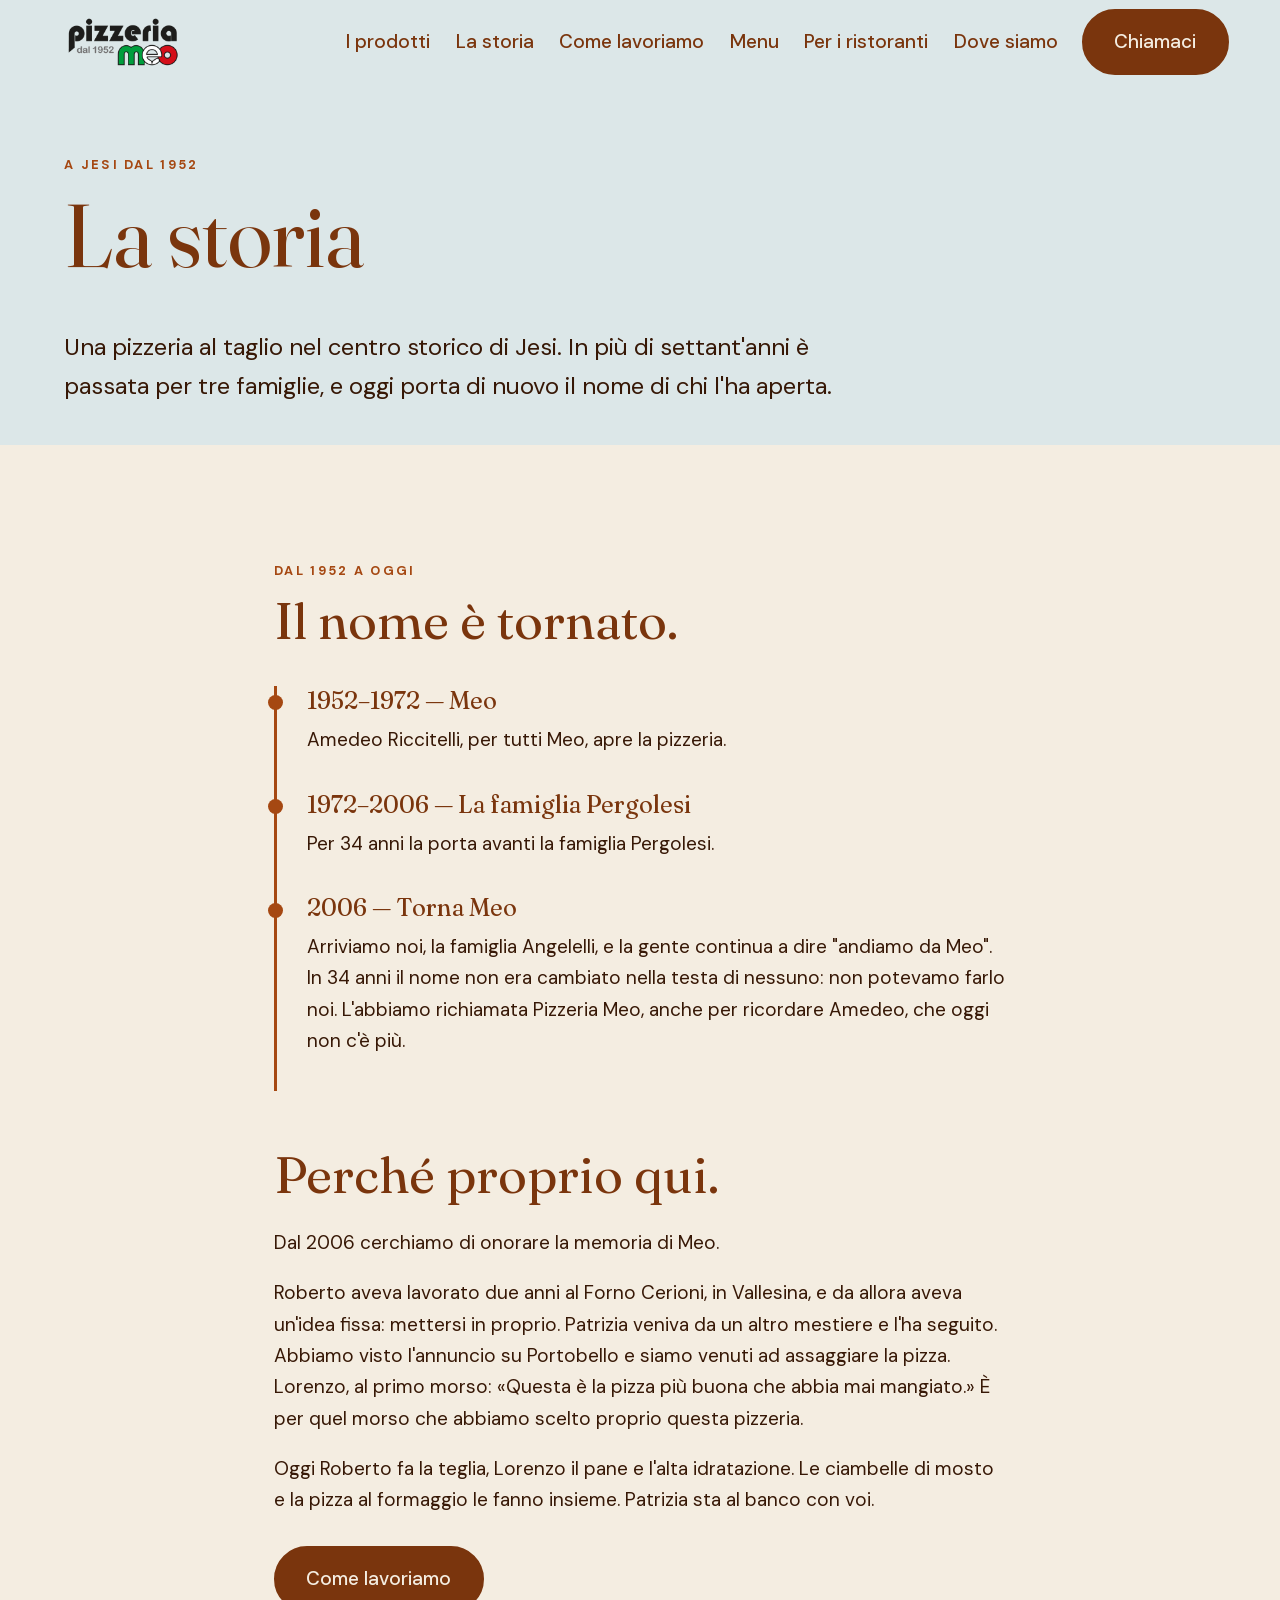
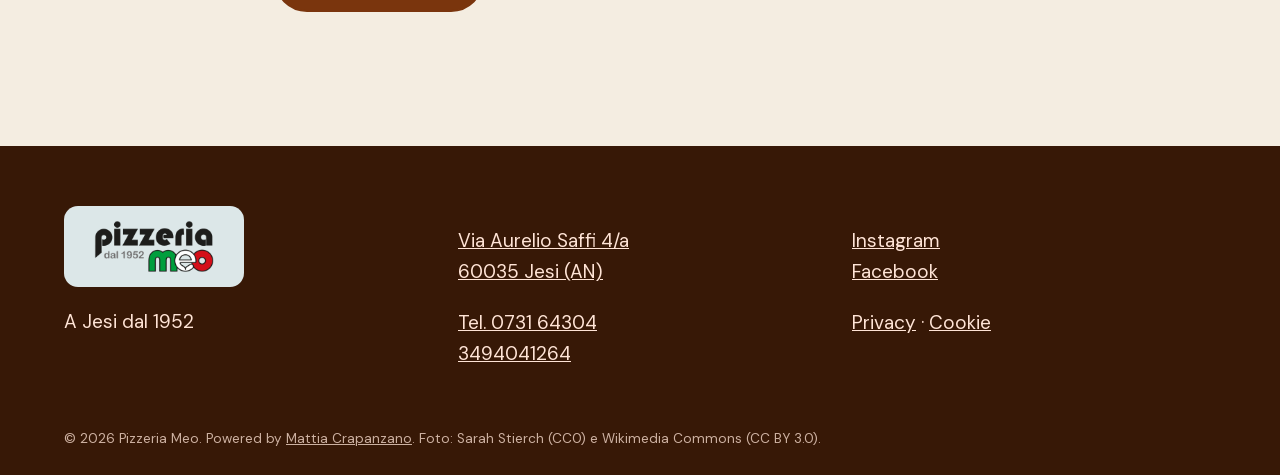
<file: storia.html>
<!doctype html>
<html lang="it">
<head>
<meta charset="utf-8">
<meta name="viewport" content="width=device-width, initial-scale=1">
<title>La storia | Pizzeria Meo</title>
<meta name="description" content="Dal 1952 a oggi: tre famiglie e un nome che è tornato, Meo.">
<meta name="theme-color" content="#DCE7E8">
<link rel="icon" href="assets/img/logo.png">
<link rel="preload" href="assets/fonts/fraunces.woff2" as="font" type="font/woff2" crossorigin>
<link rel="stylesheet" href="assets/css/style.css">
</head>
<body>
<a class="skip" href="#main">Vai al contenuto</a>
<div class="progress" aria-hidden="true"></div>
<header class="top" data-header>
  <a class="logo" href="index.html" aria-label="Pizzeria Meo, home"><img src="assets/img/logo.png" alt="Pizzeria Meo, dal 1952" width="900" height="376"></a>
  <nav class="desk" aria-label="Principale"><a href="prodotti.html">I prodotti</a><a href="storia.html">La storia</a><a href="come-lavoriamo.html">Come lavoriamo</a><a href="menu.html">Menu</a><a href="per-i-ristoranti.html">Per i ristoranti</a><a href="dove-siamo.html">Dove siamo</a></nav>
  <a class="btn call" href="tel:+39073164304">Chiamaci</a>
  <button class="burger" aria-expanded="false" aria-controls="menu" aria-label="Apri il menu"><span></span><span></span></button>
</header>
<div class="overlay" id="menu" hidden>
  <nav aria-label="Menu a schermo intero"><a href="prodotti.html">I prodotti</a><a href="storia.html">La storia</a><a href="come-lavoriamo.html">Come lavoriamo</a><a href="menu.html">Menu</a><a href="per-i-ristoranti.html">Per i ristoranti</a><a href="dove-siamo.html">Dove siamo</a><a href="index.html">Home</a></nav>
</div>
<main id="main">
<section class="pagehead"><div class="wrap"><p class="eyebrow">A Jesi dal 1952</p><h1 data-rise>La storia</h1><p class="lead">Una pizzeria al taglio nel centro storico di Jesi. In più di settant'anni è passata per tre famiglie, e oggi porta di nuovo il nome di chi l'ha aperta.</p></div></section>
<section class="sec"><div class="wrap narrow">
  <p class="eyebrow">Dal 1952 a oggi</p><h2>Il nome è tornato.</h2>
  <ol class="timeline">
    <li data-reveal><b>1952–1972 — Meo</b><p>Amedeo Riccitelli, per tutti Meo, apre la pizzeria.</p></li>
    <li data-reveal><b>1972–2006 — La famiglia Pergolesi</b><p>Per 34 anni la porta avanti la famiglia Pergolesi.</p></li>
    <li data-reveal><b>2006 — Torna Meo</b><p>Arriviamo noi, la famiglia Angelelli, e la gente continua a dire "andiamo da Meo". In 34 anni il nome non era cambiato nella testa di nessuno: non potevamo farlo noi. L'abbiamo richiamata Pizzeria Meo, anche per ricordare Amedeo, che oggi non c'è più.</p></li>
  </ol>
  <h2>Perché proprio qui.</h2>
  <p>Dal 2006 cerchiamo di onorare la memoria di Meo.</p>
  <p>Roberto aveva lavorato due anni al Forno Cerioni, in Vallesina, e da allora aveva un'idea fissa: mettersi in proprio. Patrizia veniva da un altro mestiere e l'ha seguito. Abbiamo visto l'annuncio su Portobello e siamo venuti ad assaggiare la pizza. Lorenzo, al primo morso: «Questa è la pizza più buona che abbia mai mangiato.» È per quel morso che abbiamo scelto proprio questa pizzeria.</p>
  <p>Oggi Roberto fa la teglia, Lorenzo il pane e l'alta idratazione. Le ciambelle di mosto e la pizza al formaggio le fanno insieme. Patrizia sta al banco con voi.</p>
  <p class="btns"><a class="btn" href="come-lavoriamo.html">Come lavoriamo</a></p>
</div></section>
</main>
<footer class="foot">
  <div class="wrap foot-grid">
    <div><img class="flogo" src="assets/img/logo.png" alt="Pizzeria Meo" width="900" height="376"><p>A Jesi dal 1952</p></div>
    <div><p><a href="https://www.google.com/maps/place/Pizzeria+Meo/@43.5223157,13.2401849,17z" target="_blank" rel="noopener">Via Aurelio Saffi 4/a<br>60035 Jesi (AN)</a></p><p><a href="tel:+39073164304">Tel. 0731 64304</a><br><a href="https://wa.me/393494041264">3494041264</a></p></div>
    <div><p><a href="https://www.instagram.com/pizzeriameo/" target="_blank" rel="noopener">Instagram</a><br><a href="https://www.facebook.com/pizzeriameo" target="_blank" rel="noopener">Facebook</a></p><p><a href="privacy.html">Privacy</a> · <a href="cookie.html">Cookie</a></p></div>
  </div>
  <p class="wrap legal">© 2026 Pizzeria Meo. Powered by <a href="https://www.crapanzano.work/luce/siti-web/">Mattia Crapanzano</a>. Foto: Sarah Stierch (CC0) e Wikimedia Commons (CC BY 3.0).</p>
</footer>
<script src="assets/js/site.js"></script>

</body>
</html>
</file>
<file: assets/css/style.css>
@font-face{font-family:Fraunces;src:url(../fonts/fraunces.woff2) format('woff2');font-weight:100 900;font-display:swap}
@font-face{font-family:'DM Sans';src:url(../fonts/dmsans.woff2) format('woff2');font-weight:100 1000;font-display:swap}
:root{--cream:#F4EDE1;--brown:#7A350D;--rust:#A54812;--dark:#371806;--teal:#DCE7E8;--peach:#FFE4D6;--serif:Fraunces,Georgia,serif;--sans:'DM Sans',system-ui,sans-serif;--hh:84px}
*{box-sizing:border-box}html{scroll-behavior:smooth}
body{margin:0;background:var(--cream);color:var(--dark);font:400 clamp(16px,1.05vw + 10px,19px)/1.65 var(--sans)}
img{max-width:100%;height:auto;display:block}
a{color:var(--rust)}
h1,h2,h3{font-family:var(--serif);font-weight:400;color:var(--brown);line-height:1.05;margin:0 0 .5em}
h1{font-size:clamp(2.6rem,7vw,6rem)}h2{font-size:clamp(1.9rem,4vw,3.2rem)}h3{font-size:1.6rem}
.wrap{max-width:1800px;margin:0 auto;padding:0 clamp(20px,5vw,80px)}.narrow{max-width:860px}.center{text-align:center;max-width:900px}
.skip{position:absolute;left:-999px;top:8px;background:#fff;padding:8px 14px;z-index:99}.skip:focus{left:8px}
:focus-visible{outline:3px solid var(--rust);outline-offset:3px}
.progress{position:fixed;top:0;left:0;height:3px;width:100%;background:var(--rust);transform:scaleX(0);transform-origin:0 50%;z-index:60}
/* header */
.top{position:fixed;inset:0 0 auto 0;height:var(--hh);display:flex;align-items:center;gap:24px;padding:0 clamp(16px,4vw,60px);background:var(--teal);z-index:50;transition:transform .35s}
.top.hide{transform:translateY(-100%)}
.logo img{height:60px;width:auto}
.desk{display:none;margin-left:auto;gap:clamp(14px,2vw,34px)}.desk a{color:var(--brown);text-decoration:none;font-weight:500}.desk a:hover{text-decoration:underline}
.call{margin-left:auto}.desk+.call{margin-left:0}
@media(min-width:1100px){.desk{display:flex}.burger{display:none}}
@media(max-width:420px){.call{display:none}.burger{margin-left:auto}}
.burger{width:46px;height:46px;border:0;background:none;cursor:pointer;position:relative;z-index:70}
.burger span{position:absolute;left:10px;right:10px;height:2px;background:var(--brown);transition:.3s}
.burger span:first-child{top:18px}.burger span:last-child{top:27px}
.burger[aria-expanded=true] span:first-child{top:22px;transform:rotate(45deg)}.burger[aria-expanded=true] span:last-child{top:22px;transform:rotate(-45deg)}
.overlay{position:fixed;inset:0;background:var(--brown);z-index:45;display:flex;align-items:center;justify-content:center;opacity:0;transition:opacity .3s}.overlay.open{opacity:1}
.overlay[hidden]{display:none}
.overlay nav{display:flex;flex-direction:column;gap:.2em;text-align:center}
.overlay a{font:clamp(2rem,6vw,4rem)/1.15 var(--serif);color:var(--cream);text-decoration:none}.overlay a:hover{color:var(--peach);font-style:italic}
body.lock{overflow:hidden}
/* buttons */
.btn{display:inline-block;background:var(--brown);color:var(--cream);padding:.8em 1.6em;border-radius:99px;text-decoration:none;font-weight:500;border:2px solid var(--brown);transition:transform .2s,background .2s}
.btn:hover{background:var(--rust);border-color:var(--rust);transform:translateY(-2px)}
.btn.ghost{background:none;color:var(--brown)}.btn.ghost:hover{color:var(--cream)}
.btn.light{background:var(--cream);color:var(--brown);border-color:var(--cream)}.btn.ghost-l{background:none;color:var(--cream);border-color:var(--cream)}.btn.ghost-l:hover{background:var(--cream);color:var(--brown)}
.btns{display:flex;gap:14px;flex-wrap:wrap;margin-top:1.6em}.center .btns{justify-content:center}
.eyebrow{font-size:.8rem;letter-spacing:.18em;text-transform:uppercase;color:var(--rust);font-weight:700;margin:0 0 1em}.eyebrow.light{color:var(--peach)}
/* hero */
.hero{position:relative;min-height:100svh;display:grid;align-items:center;color:var(--cream);overflow:hidden;background:var(--dark)}
.hero video{position:absolute;inset:0;width:100%;height:100%;object-fit:cover;opacity:.7}
.hero::after{content:"";position:absolute;inset:0;background:linear-gradient(90deg,rgba(55,24,6,.75),rgba(55,24,6,.15))}
.hero-in{position:relative;z-index:2;padding:var(--hh) clamp(20px,6vw,100px) 0;max-width:1800px;margin:0 auto;width:100%}
.hero h1{color:var(--cream);margin-bottom:.5em}
[data-rise]{animation:rise 1s cubic-bezier(.2,.7,.2,1) both}@keyframes rise{from{opacity:0;transform:translateY(40px)}}
/* pagine interne */
.pagehead{padding:calc(var(--hh) + 70px) 0 40px;background:var(--teal)}.pagehead .lead{font-size:1.25em;max-width:48ch;margin:.8em 0 0}
.sec{padding:clamp(60px,9vw,130px) 0}
.grid3{display:grid;grid-template-columns:repeat(auto-fit,minmax(280px,1fr));gap:24px}
.card{background:#fff;border-radius:24px;padding:clamp(22px,3vw,40px)}.card h2{font-size:1.9rem}
.card p{margin:0}.plain{list-style:none;padding:0;margin:0}.plain li{padding:.45em 0;border-bottom:1px solid #eadfcd}.plain b{color:var(--brown)}
.orari{background:var(--peach)}.orari-grid{display:grid;grid-template-columns:repeat(auto-fit,minmax(300px,1fr));gap:24px}.note{margin-top:1.5em;font-style:italic}
.split .two{display:grid;gap:clamp(30px,6vw,100px);align-items:center}
@media(min-width:900px){.split .two{grid-template-columns:1fr 1fr}.split.rev .ph{order:2}}
.ph{border-radius:28px;overflow:hidden;box-shadow:0 30px 60px -25px rgba(55,24,6,.5)}
.ph img{width:100%;transition:transform 1.2s;aspect-ratio:1/1;object-fit:cover}.ph:hover img{transform:scale(1.06)}
.band{background:var(--brown);color:var(--cream)}.band h2{color:var(--cream)}
.timeline{list-style:none;padding:0;margin:2em 0 3em;border-left:3px solid var(--rust)}.timeline li{padding:0 0 1.8em 1.6em;position:relative}
.timeline li::before{content:"";position:absolute;left:-9px;top:.5em;width:15px;height:15px;border-radius:50%;background:var(--rust)}.timeline b{font:1.5rem var(--serif);color:var(--brown)}.timeline p{margin:.3em 0 0}
.steps{padding-left:1.2em}.steps li{margin:1em 0;font-size:1.15em}
.addr{font:clamp(1.5rem,3vw,2.2rem)/1.3 var(--serif);color:var(--brown)}
.mh{margin-top:2em}.menu{list-style:none;padding:0;margin:0}
.menu li{display:flex;justify-content:space-between;gap:20px;padding:.9em 0;border-bottom:1px solid #dccfb8}
.menu b{display:block;font:1.25rem var(--serif);color:var(--brown)}.menu small{display:block;opacity:.8;line-height:1.4}.menu em{font-style:normal;font-weight:700;white-space:nowrap;color:var(--rust)}
.legalp h2{font-size:1.6rem;margin-top:1.6em}
/* reveal */
[data-reveal]{opacity:0;transform:translateY(34px);transition:opacity .9s,transform .9s}[data-reveal].in{opacity:1;transform:none}
.tilt{transform-origin:50% 100%}
/* ---- sezione prodotti 3D ---- */
.pin{height:420vh;position:relative;background:var(--dark)}
.stage{position:sticky;top:0;height:100vh;height:100svh;overflow:hidden;background:radial-gradient(ellipse at 50% 40%,#9a4417 0%,var(--brown) 45%,var(--dark) 100%)}
.stage canvas{position:absolute;inset:0;width:100%;height:100%;display:block}
.stage-head{position:absolute;top:calc(var(--hh) + 16px);left:0;right:0;text-align:center;z-index:2;pointer-events:none}.stage-head h2{color:var(--cream);margin:0;font-size:clamp(1.6rem,3.6vw,3rem)}
.track{position:absolute;left:0;bottom:clamp(70px,11vh,120px);display:flex;will-change:transform;z-index:2}
.pcard{flex:0 0 var(--panel,400px);padding:0 clamp(10px,1.5vw,24px);text-align:center;color:var(--cream)}
.pcard h3{color:var(--cream);font-size:clamp(1.6rem,3vw,2.6rem);margin-bottom:.3em}
.pcard p{margin:0 auto;max-width:34ch;font-size:clamp(.92rem,1.1vw,1.05rem);line-height:1.5;color:var(--peach)}
.num{display:block;font:italic clamp(1rem,1.6vw,1.4rem) var(--serif);color:var(--peach);opacity:.7;margin-bottom:.3em}
.stage-foot{position:absolute;left:0;right:0;bottom:clamp(14px,3vh,30px);display:flex;align-items:center;justify-content:center;gap:22px;z-index:3;color:var(--peach)}
.stage-foot .btn{padding:.5em 1.2em;font-size:.9rem}.hint{font-size:.75rem;letter-spacing:.18em;text-transform:uppercase;opacity:.7}
.dots{display:flex;gap:8px}.dots i{width:9px;height:9px;border-radius:50%;background:var(--peach);opacity:.35;transition:.3s}.dots i.on{opacity:1;transform:scale(1.4)}
.fallback{display:none}
.no-3d{height:auto}.no-3d .stage{position:static;height:auto;padding:calc(var(--hh) + 80px) 0 60px}.no-3d canvas,.no-3d .track,.no-3d .stage-foot .dots,.no-3d .hint{display:none}
.no-3d .stage-head{position:static;margin-bottom:30px}.no-3d .fallback{display:grid;gap:24px;grid-template-columns:repeat(auto-fit,minmax(240px,1fr));list-style:none;padding:0 clamp(20px,5vw,80px)}
.no-3d .fallback li{color:var(--cream)}.no-3d .fallback h3{color:var(--cream)}.no-3d .stage-foot{position:static;margin-top:20px}
/* footer */
.foot{background:var(--dark);color:var(--peach);padding:60px 0 24px}.foot a{color:var(--peach)}
.foot-grid{display:grid;gap:30px;grid-template-columns:repeat(auto-fit,minmax(220px,1fr))}.flogo{width:180px;background:var(--teal);padding:8px 12px;border-radius:14px;margin-bottom:12px}
.legal{margin-top:40px;font-size:.85rem;opacity:.75}
@media(prefers-reduced-motion:reduce){*{animation:none!important;transition:none!important;scroll-behavior:auto!important}[data-reveal]{opacity:1;transform:none}}
</file>
